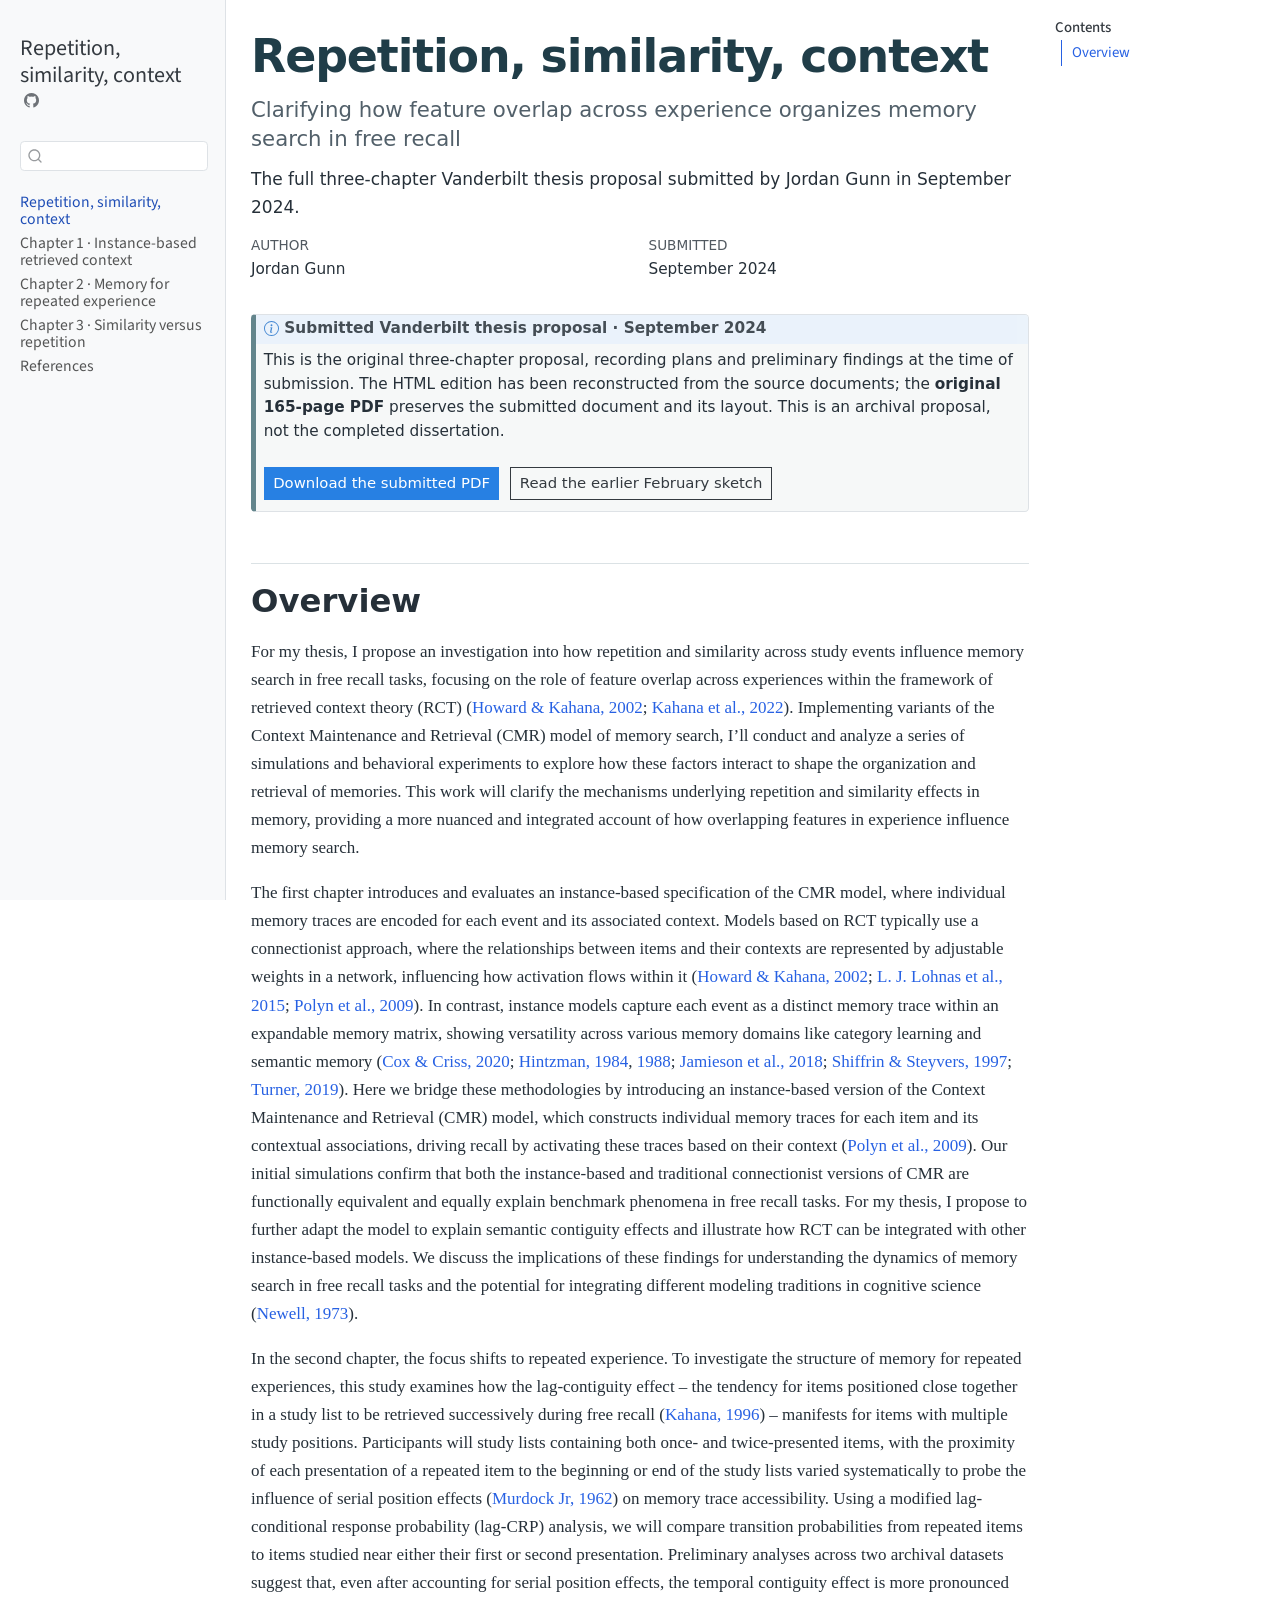
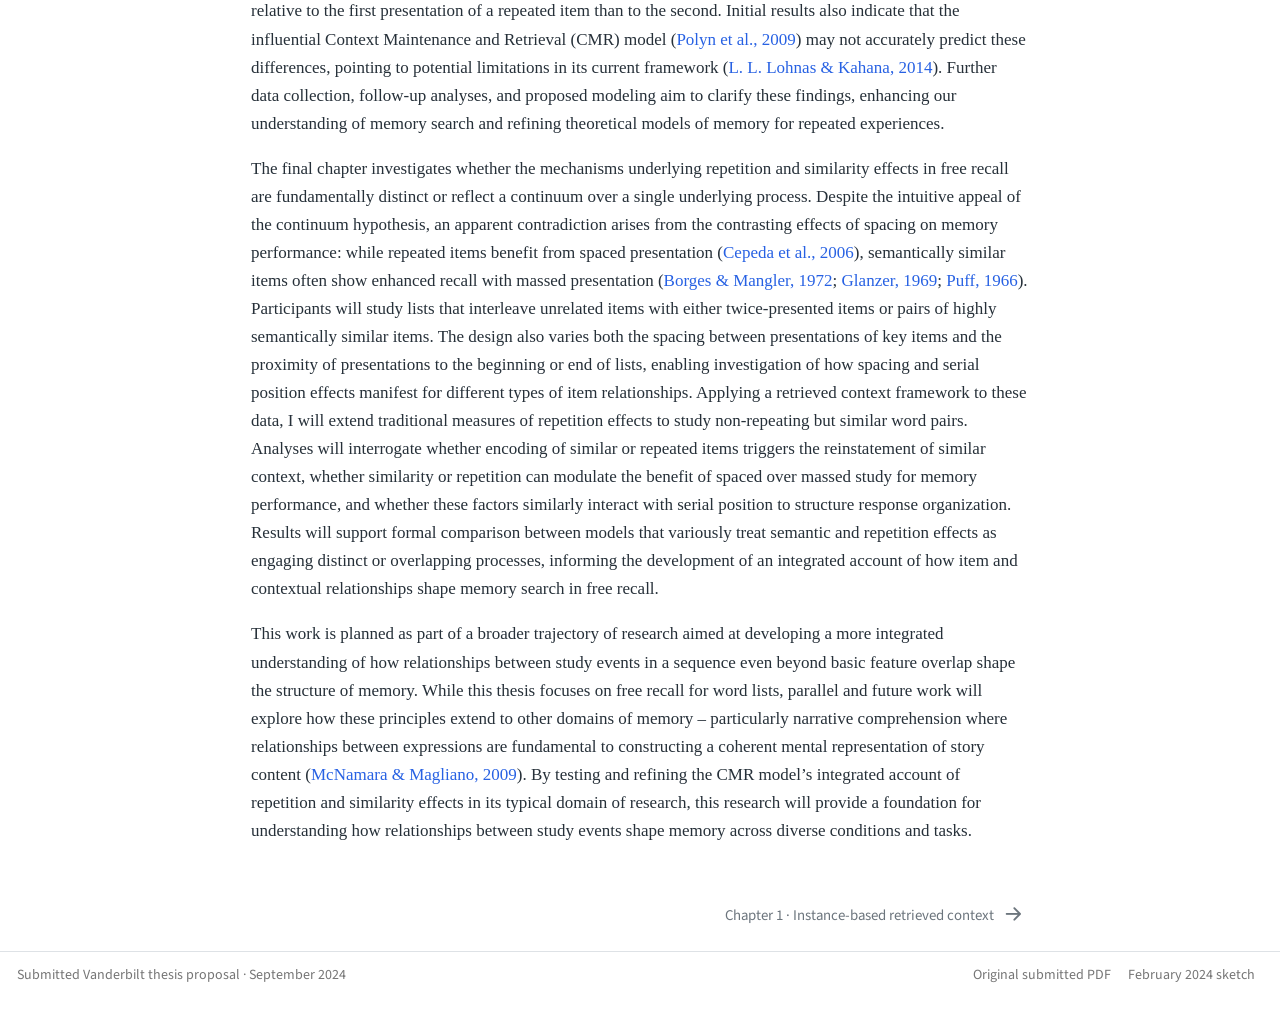
<file: docs/index.html>
<!DOCTYPE html>
<html xmlns="http://www.w3.org/1999/xhtml" lang="en" xml:lang="en"><head>

<meta charset="utf-8">
<meta name="generator" content="quarto-1.8.27">

<meta name="viewport" content="width=device-width, initial-scale=1.0, user-scalable=yes">

<meta name="author" content="Jordan Gunn">
<meta name="description" content="The full three-chapter Vanderbilt thesis proposal submitted by Jordan Gunn in September 2024.">

<title>Repetition, similarity, context</title>
<style>
code{white-space: pre-wrap;}
span.smallcaps{font-variant: small-caps;}
div.columns{display: flex; gap: min(4vw, 1.5em);}
div.column{flex: auto; overflow-x: auto;}
div.hanging-indent{margin-left: 1.5em; text-indent: -1.5em;}
ul.task-list{list-style: none;}
ul.task-list li input[type="checkbox"] {
  width: 0.8em;
  margin: 0 0.8em 0.2em -1em; /* quarto-specific, see https://github.com/quarto-dev/quarto-cli/issues/4556 */ 
  vertical-align: middle;
}
/* CSS for citations */
div.csl-bib-body { }
div.csl-entry {
  clear: both;
  margin-bottom: 0em;
}
.hanging-indent div.csl-entry {
  margin-left:2em;
  text-indent:-2em;
}
div.csl-left-margin {
  min-width:2em;
  float:left;
}
div.csl-right-inline {
  margin-left:2em;
  padding-left:1em;
}
div.csl-indent {
  margin-left: 2em;
}</style>


<script src="site_libs/quarto-nav/quarto-nav.js"></script>
<script src="site_libs/quarto-nav/headroom.min.js"></script>
<script src="site_libs/clipboard/clipboard.min.js"></script>
<script src="site_libs/quarto-search/autocomplete.umd.js"></script>
<script src="site_libs/quarto-search/fuse.min.js"></script>
<script src="site_libs/quarto-search/quarto-search.js"></script>
<meta name="quarto:offset" content="./">
<link href="./chapter-1-instance-cmr.html" rel="next">
<script src="site_libs/quarto-html/quarto.js" type="module"></script>
<script src="site_libs/quarto-html/tabsets/tabsets.js" type="module"></script>
<script src="site_libs/quarto-html/axe/axe-check.js" type="module"></script>
<script src="site_libs/quarto-html/popper.min.js"></script>
<script src="site_libs/quarto-html/tippy.umd.min.js"></script>
<script src="site_libs/quarto-html/anchor.min.js"></script>
<link href="site_libs/quarto-html/tippy.css" rel="stylesheet">
<link href="site_libs/quarto-html/quarto-syntax-highlighting-ed96de9b727972fe78a7b5d16c58bf87.css" rel="stylesheet" id="quarto-text-highlighting-styles">
<script src="site_libs/bootstrap/bootstrap.min.js"></script>
<link href="site_libs/bootstrap/bootstrap-icons.css" rel="stylesheet">
<link href="site_libs/bootstrap/bootstrap-78bee2d806beac2983b8ac5cd5a955e8.min.css" rel="stylesheet" append-hash="true" id="quarto-bootstrap" data-mode="light">
<script id="quarto-search-options" type="application/json">{
  "location": "sidebar",
  "copy-button": false,
  "collapse-after": 3,
  "panel-placement": "start",
  "type": "textbox",
  "limit": 50,
  "keyboard-shortcut": [
    "f",
    "/",
    "s"
  ],
  "show-item-context": false,
  "language": {
    "search-no-results-text": "No results",
    "search-matching-documents-text": "matching documents",
    "search-copy-link-title": "Copy link to search",
    "search-hide-matches-text": "Hide additional matches",
    "search-more-match-text": "more match in this document",
    "search-more-matches-text": "more matches in this document",
    "search-clear-button-title": "Clear",
    "search-text-placeholder": "",
    "search-detached-cancel-button-title": "Cancel",
    "search-submit-button-title": "Submit",
    "search-label": "Search"
  }
}</script>


<link rel="stylesheet" href="styles.css">
</head>

<body class="nav-sidebar docked quarto-light">

<div id="quarto-search-results"></div>
  <header id="quarto-header" class="headroom fixed-top">
  <nav class="quarto-secondary-nav">
    <div class="container-fluid d-flex">
      <button type="button" class="quarto-btn-toggle btn" data-bs-toggle="collapse" role="button" data-bs-target=".quarto-sidebar-collapse-item" aria-controls="quarto-sidebar" aria-expanded="false" aria-label="Toggle sidebar navigation" onclick="if (window.quartoToggleHeadroom) { window.quartoToggleHeadroom(); }">
        <i class="bi bi-layout-text-sidebar-reverse"></i>
      </button>
        <nav class="quarto-page-breadcrumbs" aria-label="breadcrumb"><ol class="breadcrumb"><li class="breadcrumb-item"><a href="./index.html"><span class="chapter-title">Repetition, similarity, context</span></a></li></ol></nav>
        <a class="flex-grow-1" role="navigation" data-bs-toggle="collapse" data-bs-target=".quarto-sidebar-collapse-item" aria-controls="quarto-sidebar" aria-expanded="false" aria-label="Toggle sidebar navigation" onclick="if (window.quartoToggleHeadroom) { window.quartoToggleHeadroom(); }">      
        </a>
      <button type="button" class="btn quarto-search-button" aria-label="Search" onclick="window.quartoOpenSearch();">
        <i class="bi bi-search"></i>
      </button>
    </div>
  </nav>
</header>
<!-- content -->
<div id="quarto-content" class="quarto-container page-columns page-rows-contents page-layout-article">
<!-- sidebar -->
  <nav id="quarto-sidebar" class="sidebar collapse collapse-horizontal quarto-sidebar-collapse-item sidebar-navigation docked overflow-auto">
    <div class="pt-lg-2 mt-2 text-left sidebar-header">
    <div class="sidebar-title mb-0 py-0">
      <a href="./">Repetition, similarity, context</a> 
        <div class="sidebar-tools-main">
    <a href="https://github.com/githubpsyche/vanderbilt-thesis-proposal-2024" title="Source Code" class="quarto-navigation-tool px-1" aria-label="Source Code"><i class="bi bi-github"></i></a>
</div>
    </div>
      </div>
        <div class="mt-2 flex-shrink-0 align-items-center">
        <div class="sidebar-search">
        <div id="quarto-search" class="" title="Search"></div>
        </div>
        </div>
    <div class="sidebar-menu-container"> 
    <ul class="list-unstyled mt-1">
        <li class="sidebar-item">
  <div class="sidebar-item-container"> 
  <a href="./index.html" class="sidebar-item-text sidebar-link active"><span class="chapter-title">Repetition, similarity, context</span></a>
  </div>
</li>
        <li class="sidebar-item">
  <div class="sidebar-item-container"> 
  <a href="./chapter-1-instance-cmr.html" class="sidebar-item-text sidebar-link"><span class="chapter-title">Chapter 1 · Instance-based retrieved context</span></a>
  </div>
</li>
        <li class="sidebar-item">
  <div class="sidebar-item-container"> 
  <a href="./chapter-2-repetition.html" class="sidebar-item-text sidebar-link"><span class="chapter-title">Chapter 2 · Memory for repeated experience</span></a>
  </div>
</li>
        <li class="sidebar-item">
  <div class="sidebar-item-container"> 
  <a href="./chapter-3-semantic-similarity.html" class="sidebar-item-text sidebar-link"><span class="chapter-title">Chapter 3 · Similarity versus repetition</span></a>
  </div>
</li>
        <li class="sidebar-item">
  <div class="sidebar-item-container"> 
  <a href="./references.html" class="sidebar-item-text sidebar-link">
 <span class="menu-text">References</span></a>
  </div>
</li>
    </ul>
    </div>
</nav>
<div id="quarto-sidebar-glass" class="quarto-sidebar-collapse-item" data-bs-toggle="collapse" data-bs-target=".quarto-sidebar-collapse-item"></div>
<!-- margin-sidebar -->
    <div id="quarto-margin-sidebar" class="sidebar margin-sidebar">
        <nav id="TOC" role="doc-toc" class="toc-active">
    <h2 id="toc-title">Contents</h2>
   
  <ul class="collapse">
  <li><a href="#overview" id="toc-overview" class="nav-link active" data-scroll-target="#overview">Overview</a></li>
  </ul>
</nav>
    </div>
<!-- main -->
<main class="content" id="quarto-document-content">

<header id="title-block-header" class="quarto-title-block default">
<div class="quarto-title">
<h1 class="title">Repetition, similarity, context</h1>
<p class="subtitle lead">Clarifying how feature overlap across experience organizes memory search in free recall</p>
</div>

<div>
  <div class="description">
    The full three-chapter Vanderbilt thesis proposal submitted by Jordan Gunn in September 2024.
  </div>
</div>


<div class="quarto-title-meta">

    <div>
    <div class="quarto-title-meta-heading">Author</div>
    <div class="quarto-title-meta-contents">
             <p>Jordan Gunn </p>
          </div>
  </div>
    
    <div>
    <div class="quarto-title-meta-heading">Submitted</div>
    <div class="quarto-title-meta-contents">
      <p class="date">September 2024</p>
    </div>
  </div>
  
    
  </div>
  


</header>


<div class="callout callout-style-default callout-note callout-titled" title="Submitted Vanderbilt thesis proposal · September 2024">
<div class="callout-header d-flex align-content-center">
<div class="callout-icon-container">
<i class="callout-icon"></i>
</div>
<div class="callout-title-container flex-fill">
<span class="screen-reader-only">Note</span>Submitted Vanderbilt thesis proposal · September 2024
</div>
</div>
<div class="callout-body-container callout-body">
<p>This is the original three-chapter proposal, recording plans and preliminary findings at the time of submission. The HTML edition has been reconstructed from the source documents; the <strong>original 165-page PDF</strong> preserves the submitted document and its layout. This is an archival proposal, not the completed dissertation.</p>
<p><a href="Jordan_Gunn_Proposal.pdf" class="btn btn-primary btn-sm">Download the submitted PDF</a> <a href="https://githubpsyche.github.io/narrative-memory-proposal/" class="btn btn-outline-secondary btn-sm">Read the earlier February sketch</a></p>
</div>
</div>
<section id="overview" class="level1">
<h1>Overview</h1>
<p>For my thesis, I propose an investigation into how repetition and similarity across study events influence memory search in free recall tasks, focusing on the role of feature overlap across experiences within the framework of retrieved context theory (RCT) <span class="citation" data-cites="howard2002distributed kahana2022laws">(<a href="references.html#ref-howard2002distributed" role="doc-biblioref">Howard &amp; Kahana, 2002</a>; <a href="references.html#ref-kahana2022laws" role="doc-biblioref">Kahana et al., 2022</a>)</span>. Implementing variants of the Context Maintenance and Retrieval (CMR) model of memory search, I’ll conduct and analyze a series of simulations and behavioral experiments to explore how these factors interact to shape the organization and retrieval of memories. This work will clarify the mechanisms underlying repetition and similarity effects in memory, providing a more nuanced and integrated account of how overlapping features in experience influence memory search.</p>
<p>The first chapter introduces and evaluates an instance-based specification of the CMR model, where individual memory traces are encoded for each event and its associated context. Models based on RCT typically use a connectionist approach, where the relationships between items and their contexts are represented by adjustable weights in a network, influencing how activation flows within it <span class="citation" data-cites="howard2002distributed polyn2009context lohnas2015expanding">(<a href="references.html#ref-howard2002distributed" role="doc-biblioref">Howard &amp; Kahana, 2002</a>; <a href="references.html#ref-lohnas2015expanding" role="doc-biblioref">L. J. Lohnas et al., 2015</a>; <a href="references.html#ref-polyn2009context" role="doc-biblioref">Polyn et al., 2009</a>)</span>. In contrast, instance models capture each event as a distinct memory trace within an expandable memory matrix, showing versatility across various memory domains like category learning and semantic memory <span class="citation" data-cites="hintzman1984minerva turner2019toward cox2020similarity hintzman1988judgments jamieson2018instance shiffrin1997model">(<a href="references.html#ref-cox2020similarity" role="doc-biblioref">Cox &amp; Criss, 2020</a>; <a href="references.html#ref-hintzman1984minerva" role="doc-biblioref">Hintzman, 1984</a>, <a href="references.html#ref-hintzman1988judgments" role="doc-biblioref">1988</a>; <a href="references.html#ref-jamieson2018instance" role="doc-biblioref">Jamieson et al., 2018</a>; <a href="references.html#ref-shiffrin1997model" role="doc-biblioref">Shiffrin &amp; Steyvers, 1997</a>; <a href="references.html#ref-turner2019toward" role="doc-biblioref">Turner, 2019</a>)</span>. Here we bridge these methodologies by introducing an instance-based version of the Context Maintenance and Retrieval (CMR) model, which constructs individual memory traces for each item and its contextual associations, driving recall by activating these traces based on their context <span class="citation" data-cites="polyn2009context">(<a href="references.html#ref-polyn2009context" role="doc-biblioref">Polyn et al., 2009</a>)</span>. Our initial simulations confirm that both the instance-based and traditional connectionist versions of CMR are functionally equivalent and equally explain benchmark phenomena in free recall tasks. For my thesis, I propose to further adapt the model to explain semantic contiguity effects and illustrate how RCT can be integrated with other instance-based models. We discuss the implications of these findings for understanding the dynamics of memory search in free recall tasks and the potential for integrating different modeling traditions in cognitive science <span class="citation" data-cites="newell1973you">(<a href="references.html#ref-newell1973you" role="doc-biblioref">Newell, 1973</a>)</span>.</p>
<p>In the second chapter, the focus shifts to repeated experience. To investigate the structure of memory for repeated experiences, this study examines how the lag-contiguity effect – the tendency for items positioned close together in a study list to be retrieved successively during free recall <span class="citation" data-cites="kahana1996associative">(<a href="references.html#ref-kahana1996associative" role="doc-biblioref">Kahana, 1996</a>)</span> – manifests for items with multiple study positions. Participants will study lists containing both once- and twice-presented items, with the proximity of each presentation of a repeated item to the beginning or end of the study lists varied systematically to probe the influence of serial position effects <span class="citation" data-cites="murdock1962serial">(<a href="references.html#ref-murdock1962serial" role="doc-biblioref">Murdock Jr, 1962</a>)</span> on memory trace accessibility. Using a modified lag-conditional response probability (lag-CRP) analysis, we will compare transition probabilities from repeated items to items studied near either their first or second presentation. Preliminary analyses across two archival datasets suggest that, even after accounting for serial position effects, the temporal contiguity effect is more pronounced relative to the first presentation of a repeated item than to the second. Initial results also indicate that the influential Context Maintenance and Retrieval (CMR) model <span class="citation" data-cites="polyn2009context">(<a href="references.html#ref-polyn2009context" role="doc-biblioref">Polyn et al., 2009</a>)</span> may not accurately predict these differences, pointing to potential limitations in its current framework <span class="citation" data-cites="lohnas2014retrieved">(<a href="references.html#ref-lohnas2014retrieved" role="doc-biblioref">L. L. Lohnas &amp; Kahana, 2014</a>)</span>. Further data collection, follow-up analyses, and proposed modeling aim to clarify these findings, enhancing our understanding of memory search and refining theoretical models of memory for repeated experiences.</p>
<p>The final chapter investigates whether the mechanisms underlying repetition and similarity effects in free recall are fundamentally distinct or reflect a continuum over a single underlying process. Despite the intuitive appeal of the continuum hypothesis, an apparent contradiction arises from the contrasting effects of spacing on memory performance: while repeated items benefit from spaced presentation <span class="citation" data-cites="cepeda2006distributed">(<a href="references.html#ref-cepeda2006distributed" role="doc-biblioref">Cepeda et al., 2006</a>)</span>, semantically similar items often show enhanced recall with massed presentation <span class="citation" data-cites="puff1966clustering glanzer1969distance borges1972effect">(<a href="references.html#ref-borges1972effect" role="doc-biblioref">Borges &amp; Mangler, 1972</a>; <a href="references.html#ref-glanzer1969distance" role="doc-biblioref">Glanzer, 1969</a>; <a href="references.html#ref-puff1966clustering" role="doc-biblioref">Puff, 1966</a>)</span>. Participants will study lists that interleave unrelated items with either twice-presented items or pairs of highly semantically similar items. The design also varies both the spacing between presentations of key items and the proximity of presentations to the beginning or end of lists, enabling investigation of how spacing and serial position effects manifest for different types of item relationships. Applying a retrieved context framework to these data, I will extend traditional measures of repetition effects to study non-repeating but similar word pairs. Analyses will interrogate whether encoding of similar or repeated items triggers the reinstatement of similar context, whether similarity or repetition can modulate the benefit of spaced over massed study for memory performance, and whether these factors similarly interact with serial position to structure response organization. Results will support formal comparison between models that variously treat semantic and repetition effects as engaging distinct or overlapping processes, informing the development of an integrated account of how item and contextual relationships shape memory search in free recall.</p>
<p>This work is planned as part of a broader trajectory of research aimed at developing a more integrated understanding of how relationships between study events in a sequence even beyond basic feature overlap shape the structure of memory. While this thesis focuses on free recall for word lists, parallel and future work will explore how these principles extend to other domains of memory – particularly narrative comprehension where relationships between expressions are fundamental to constructing a coherent mental representation of story content <span class="citation" data-cites="mcnamara2009toward">(<a href="references.html#ref-mcnamara2009toward" role="doc-biblioref">McNamara &amp; Magliano, 2009</a>)</span>. By testing and refining the CMR model’s integrated account of repetition and similarity effects in its typical domain of research, this research will provide a foundation for understanding how relationships between study events shape memory across diverse conditions and tasks.</p>


<div id="refs" class="references csl-bib-body hanging-indent" data-entry-spacing="0" data-line-spacing="2" role="list" style="display: none">
<div id="ref-borges1972effect" class="csl-entry" role="listitem">
Borges, M. A., &amp; Mangler, G. (1972). Effect of within-category spacing on free recall. <em>Journal of Experimental Psychology</em>, <em>92</em>(2), 207.
</div>
<div id="ref-cepeda2006distributed" class="csl-entry" role="listitem">
Cepeda, N. J., Pashler, H., Vul, E., Wixted, J. T., &amp; Rohrer, D. (2006). Distributed practice in verbal recall tasks: <span>A</span> review and quantitative synthesis. <em>Psychological Bulletin</em>, <em>132</em>(3), 354.
</div>
<div id="ref-cox2020similarity" class="csl-entry" role="listitem">
Cox, G. E., &amp; Criss, A. H. (2020). Similarity leads to correlated processing: <span>A</span> dynamic model of encoding and recognition of episodic associations. <em>Psychological Review</em>, <em>127</em>(5), 792.
</div>
<div id="ref-glanzer1969distance" class="csl-entry" role="listitem">
Glanzer, M. (1969). Distance between related words in free recall: <span>Trace</span> of the <span>STS</span>. <em>Journal of Verbal Learning and Verbal Behavior</em>, <em>8</em>(1), 105–111.
</div>
<div id="ref-hintzman1984minerva" class="csl-entry" role="listitem">
Hintzman, D. L. (1984). MINERVA 2: <span>A</span> simulation model of human memory. <em>Behavior Research Methods, Instruments, &amp; Computers</em>, <em>16</em>(2), 96–101.
</div>
<div id="ref-hintzman1988judgments" class="csl-entry" role="listitem">
Hintzman, D. L. (1988). Judgments of frequency and recognition memory in a multiple-trace memory model. <em>Psychological Review</em>, <em>95</em>(4), 528.
</div>
<div id="ref-howard2002distributed" class="csl-entry" role="listitem">
Howard, M. W., &amp; Kahana, M. J. (2002). A distributed representation of temporal context. <em>Journal of Mathematical Psychology</em>, <em>46</em>(3), 269–299.
</div>
<div id="ref-jamieson2018instance" class="csl-entry" role="listitem">
Jamieson, R. K., Avery, J. E., Johns, B. T., &amp; Jones, M. N. (2018). An instance theory of semantic memory. <em>Computational Brain &amp; Behavior</em>, <em>1</em>, 119–136.
</div>
<div id="ref-kahana1996associative" class="csl-entry" role="listitem">
Kahana, M. J. (1996). Associative retrieval processes in free recall. <em>Memory &amp; Cognition</em>, <em>24</em>(1), 103–109.
</div>
<div id="ref-kahana2022laws" class="csl-entry" role="listitem">
Kahana, M. J., Diamond, N. B., &amp; Aka, A. (2022). <em>Laws of human memory</em>.
</div>
<div id="ref-lohnas2015expanding" class="csl-entry" role="listitem">
Lohnas, L. J., Polyn, S. M., &amp; Kahana, M. J. (2015). Expanding the scope of memory search: <span>Modeling</span> intralist and interlist effects in free recall. <em>Psychological Review</em>, <em>122</em>(2), 337.
</div>
<div id="ref-lohnas2014retrieved" class="csl-entry" role="listitem">
Lohnas, L. L., &amp; Kahana, M. J. (2014). A retrieved context account of spacing and repetition effects in free recall. <em>Journal of Experimental Psychology: Learning, Memory, and Cognition</em>, <em>40</em>(3), 755.
</div>
<div id="ref-mcnamara2009toward" class="csl-entry" role="listitem">
McNamara, D. S., &amp; Magliano, J. (2009). Toward a comprehensive model of comprehension. <em>Psychology of Learning and Motivation</em>, <em>51</em>, 297–384.
</div>
<div id="ref-murdock1962serial" class="csl-entry" role="listitem">
Murdock Jr, B. B. (1962). The serial position effect of free recall. <em>Journal of Experimental Psychology</em>, <em>64</em>(5), 482.
</div>
<div id="ref-newell1973you" class="csl-entry" role="listitem">
Newell, A. (1973). You can’t play 20 questions with nature and win: <span>Projective</span> comments on the papers of this symposium. In <em>Machine intelligence</em> (pp. 121–146). Routledge.
</div>
<div id="ref-polyn2009context" class="csl-entry" role="listitem">
Polyn, S. M., Norman, K. A., &amp; Kahana, M. J. (2009). A context maintenance and retrieval model of organizational processes in free recall. <em>Psychological Review</em>, <em>116</em>(1), 129.
</div>
<div id="ref-puff1966clustering" class="csl-entry" role="listitem">
Puff, C. R. (1966). Clustering as a function of the sequential organization of stimulus word lists. <em>Journal of Verbal Learning and Verbal Behavior</em>, <em>5</em>(6), 503–506.
</div>
<div id="ref-shiffrin1997model" class="csl-entry" role="listitem">
Shiffrin, R. M., &amp; Steyvers, M. (1997). A model for recognition memory: <span class="nocase">REM—retrieving</span> effectively from memory. <em>Psychonomic Bulletin &amp; Review</em>, <em>4</em>, 145–166.
</div>
<div id="ref-turner2019toward" class="csl-entry" role="listitem">
Turner, B. M. (2019). Toward a common representational framework for adaptation. <em>Psychological Review</em>, <em>126</em>(5), 660.
</div>
</div>
</section>

</main> <!-- /main -->
<script id="quarto-html-after-body" type="application/javascript">
  window.document.addEventListener("DOMContentLoaded", function (event) {
    const icon = "";
    const anchorJS = new window.AnchorJS();
    anchorJS.options = {
      placement: 'right',
      icon: icon
    };
    anchorJS.add('.anchored');
    const isCodeAnnotation = (el) => {
      for (const clz of el.classList) {
        if (clz.startsWith('code-annotation-')) {                     
          return true;
        }
      }
      return false;
    }
    const onCopySuccess = function(e) {
      // button target
      const button = e.trigger;
      // don't keep focus
      button.blur();
      // flash "checked"
      button.classList.add('code-copy-button-checked');
      var currentTitle = button.getAttribute("title");
      button.setAttribute("title", "Copied!");
      let tooltip;
      if (window.bootstrap) {
        button.setAttribute("data-bs-toggle", "tooltip");
        button.setAttribute("data-bs-placement", "left");
        button.setAttribute("data-bs-title", "Copied!");
        tooltip = new bootstrap.Tooltip(button, 
          { trigger: "manual", 
            customClass: "code-copy-button-tooltip",
            offset: [0, -8]});
        tooltip.show();    
      }
      setTimeout(function() {
        if (tooltip) {
          tooltip.hide();
          button.removeAttribute("data-bs-title");
          button.removeAttribute("data-bs-toggle");
          button.removeAttribute("data-bs-placement");
        }
        button.setAttribute("title", currentTitle);
        button.classList.remove('code-copy-button-checked');
      }, 1000);
      // clear code selection
      e.clearSelection();
    }
    const getTextToCopy = function(trigger) {
      const outerScaffold = trigger.parentElement.cloneNode(true);
      const codeEl = outerScaffold.querySelector('code');
      for (const childEl of codeEl.children) {
        if (isCodeAnnotation(childEl)) {
          childEl.remove();
        }
      }
      return codeEl.innerText;
    }
    const clipboard = new window.ClipboardJS('.code-copy-button:not([data-in-quarto-modal])', {
      text: getTextToCopy
    });
    clipboard.on('success', onCopySuccess);
    if (window.document.getElementById('quarto-embedded-source-code-modal')) {
      const clipboardModal = new window.ClipboardJS('.code-copy-button[data-in-quarto-modal]', {
        text: getTextToCopy,
        container: window.document.getElementById('quarto-embedded-source-code-modal')
      });
      clipboardModal.on('success', onCopySuccess);
    }
      var localhostRegex = new RegExp(/^(?:http|https):\/\/localhost\:?[0-9]*\//);
      var mailtoRegex = new RegExp(/^mailto:/);
        var filterRegex = new RegExp("https:\/\/githubpsyche\.github\.io\/vanderbilt-thesis-proposal-2024\/");
      var isInternal = (href) => {
          return filterRegex.test(href) || localhostRegex.test(href) || mailtoRegex.test(href);
      }
      // Inspect non-navigation links and adorn them if external
     var links = window.document.querySelectorAll('a[href]:not(.nav-link):not(.navbar-brand):not(.toc-action):not(.sidebar-link):not(.sidebar-item-toggle):not(.pagination-link):not(.no-external):not([aria-hidden]):not(.dropdown-item):not(.quarto-navigation-tool):not(.about-link)');
      for (var i=0; i<links.length; i++) {
        const link = links[i];
        if (!isInternal(link.href)) {
          // undo the damage that might have been done by quarto-nav.js in the case of
          // links that we want to consider external
          if (link.dataset.originalHref !== undefined) {
            link.href = link.dataset.originalHref;
          }
            // target, if specified
            link.setAttribute("target", "_blank");
            if (link.getAttribute("rel") === null) {
              link.setAttribute("rel", "noopener");
            }
        }
      }
    function tippyHover(el, contentFn, onTriggerFn, onUntriggerFn) {
      const config = {
        allowHTML: true,
        maxWidth: 500,
        delay: 100,
        arrow: false,
        appendTo: function(el) {
            return el.parentElement;
        },
        interactive: true,
        interactiveBorder: 10,
        theme: 'quarto',
        placement: 'bottom-start',
      };
      if (contentFn) {
        config.content = contentFn;
      }
      if (onTriggerFn) {
        config.onTrigger = onTriggerFn;
      }
      if (onUntriggerFn) {
        config.onUntrigger = onUntriggerFn;
      }
      window.tippy(el, config); 
    }
    const noterefs = window.document.querySelectorAll('a[role="doc-noteref"]');
    for (var i=0; i<noterefs.length; i++) {
      const ref = noterefs[i];
      tippyHover(ref, function() {
        // use id or data attribute instead here
        let href = ref.getAttribute('data-footnote-href') || ref.getAttribute('href');
        try { href = new URL(href).hash; } catch {}
        const id = href.replace(/^#\/?/, "");
        const note = window.document.getElementById(id);
        if (note) {
          return note.innerHTML;
        } else {
          return "";
        }
      });
    }
    const xrefs = window.document.querySelectorAll('a.quarto-xref');
    const processXRef = (id, note) => {
      // Strip column container classes
      const stripColumnClz = (el) => {
        el.classList.remove("page-full", "page-columns");
        if (el.children) {
          for (const child of el.children) {
            stripColumnClz(child);
          }
        }
      }
      stripColumnClz(note)
      if (id === null || id.startsWith('sec-')) {
        // Special case sections, only their first couple elements
        const container = document.createElement("div");
        if (note.children && note.children.length > 2) {
          container.appendChild(note.children[0].cloneNode(true));
          for (let i = 1; i < note.children.length; i++) {
            const child = note.children[i];
            if (child.tagName === "P" && child.innerText === "") {
              continue;
            } else {
              container.appendChild(child.cloneNode(true));
              break;
            }
          }
          if (window.Quarto?.typesetMath) {
            window.Quarto.typesetMath(container);
          }
          return container.innerHTML
        } else {
          if (window.Quarto?.typesetMath) {
            window.Quarto.typesetMath(note);
          }
          return note.innerHTML;
        }
      } else {
        // Remove any anchor links if they are present
        const anchorLink = note.querySelector('a.anchorjs-link');
        if (anchorLink) {
          anchorLink.remove();
        }
        if (window.Quarto?.typesetMath) {
          window.Quarto.typesetMath(note);
        }
        if (note.classList.contains("callout")) {
          return note.outerHTML;
        } else {
          return note.innerHTML;
        }
      }
    }
    for (var i=0; i<xrefs.length; i++) {
      const xref = xrefs[i];
      tippyHover(xref, undefined, function(instance) {
        instance.disable();
        let url = xref.getAttribute('href');
        let hash = undefined; 
        if (url.startsWith('#')) {
          hash = url;
        } else {
          try { hash = new URL(url).hash; } catch {}
        }
        if (hash) {
          const id = hash.replace(/^#\/?/, "");
          const note = window.document.getElementById(id);
          if (note !== null) {
            try {
              const html = processXRef(id, note.cloneNode(true));
              instance.setContent(html);
            } finally {
              instance.enable();
              instance.show();
            }
          } else {
            // See if we can fetch this
            fetch(url.split('#')[0])
            .then(res => res.text())
            .then(html => {
              const parser = new DOMParser();
              const htmlDoc = parser.parseFromString(html, "text/html");
              const note = htmlDoc.getElementById(id);
              if (note !== null) {
                const html = processXRef(id, note);
                instance.setContent(html);
              } 
            }).finally(() => {
              instance.enable();
              instance.show();
            });
          }
        } else {
          // See if we can fetch a full url (with no hash to target)
          // This is a special case and we should probably do some content thinning / targeting
          fetch(url)
          .then(res => res.text())
          .then(html => {
            const parser = new DOMParser();
            const htmlDoc = parser.parseFromString(html, "text/html");
            const note = htmlDoc.querySelector('main.content');
            if (note !== null) {
              // This should only happen for chapter cross references
              // (since there is no id in the URL)
              // remove the first header
              if (note.children.length > 0 && note.children[0].tagName === "HEADER") {
                note.children[0].remove();
              }
              const html = processXRef(null, note);
              instance.setContent(html);
            } 
          }).finally(() => {
            instance.enable();
            instance.show();
          });
        }
      }, function(instance) {
      });
    }
        let selectedAnnoteEl;
        const selectorForAnnotation = ( cell, annotation) => {
          let cellAttr = 'data-code-cell="' + cell + '"';
          let lineAttr = 'data-code-annotation="' +  annotation + '"';
          const selector = 'span[' + cellAttr + '][' + lineAttr + ']';
          return selector;
        }
        const selectCodeLines = (annoteEl) => {
          const doc = window.document;
          const targetCell = annoteEl.getAttribute("data-target-cell");
          const targetAnnotation = annoteEl.getAttribute("data-target-annotation");
          const annoteSpan = window.document.querySelector(selectorForAnnotation(targetCell, targetAnnotation));
          const lines = annoteSpan.getAttribute("data-code-lines").split(",");
          const lineIds = lines.map((line) => {
            return targetCell + "-" + line;
          })
          let top = null;
          let height = null;
          let parent = null;
          if (lineIds.length > 0) {
              //compute the position of the single el (top and bottom and make a div)
              const el = window.document.getElementById(lineIds[0]);
              top = el.offsetTop;
              height = el.offsetHeight;
              parent = el.parentElement.parentElement;
            if (lineIds.length > 1) {
              const lastEl = window.document.getElementById(lineIds[lineIds.length - 1]);
              const bottom = lastEl.offsetTop + lastEl.offsetHeight;
              height = bottom - top;
            }
            if (top !== null && height !== null && parent !== null) {
              // cook up a div (if necessary) and position it 
              let div = window.document.getElementById("code-annotation-line-highlight");
              if (div === null) {
                div = window.document.createElement("div");
                div.setAttribute("id", "code-annotation-line-highlight");
                div.style.position = 'absolute';
                parent.appendChild(div);
              }
              div.style.top = top - 2 + "px";
              div.style.height = height + 4 + "px";
              div.style.left = 0;
              let gutterDiv = window.document.getElementById("code-annotation-line-highlight-gutter");
              if (gutterDiv === null) {
                gutterDiv = window.document.createElement("div");
                gutterDiv.setAttribute("id", "code-annotation-line-highlight-gutter");
                gutterDiv.style.position = 'absolute';
                const codeCell = window.document.getElementById(targetCell);
                const gutter = codeCell.querySelector('.code-annotation-gutter');
                gutter.appendChild(gutterDiv);
              }
              gutterDiv.style.top = top - 2 + "px";
              gutterDiv.style.height = height + 4 + "px";
            }
            selectedAnnoteEl = annoteEl;
          }
        };
        const unselectCodeLines = () => {
          const elementsIds = ["code-annotation-line-highlight", "code-annotation-line-highlight-gutter"];
          elementsIds.forEach((elId) => {
            const div = window.document.getElementById(elId);
            if (div) {
              div.remove();
            }
          });
          selectedAnnoteEl = undefined;
        };
          // Handle positioning of the toggle
      window.addEventListener(
        "resize",
        throttle(() => {
          elRect = undefined;
          if (selectedAnnoteEl) {
            selectCodeLines(selectedAnnoteEl);
          }
        }, 10)
      );
      function throttle(fn, ms) {
      let throttle = false;
      let timer;
        return (...args) => {
          if(!throttle) { // first call gets through
              fn.apply(this, args);
              throttle = true;
          } else { // all the others get throttled
              if(timer) clearTimeout(timer); // cancel #2
              timer = setTimeout(() => {
                fn.apply(this, args);
                timer = throttle = false;
              }, ms);
          }
        };
      }
        // Attach click handler to the DT
        const annoteDls = window.document.querySelectorAll('dt[data-target-cell]');
        for (const annoteDlNode of annoteDls) {
          annoteDlNode.addEventListener('click', (event) => {
            const clickedEl = event.target;
            if (clickedEl !== selectedAnnoteEl) {
              unselectCodeLines();
              const activeEl = window.document.querySelector('dt[data-target-cell].code-annotation-active');
              if (activeEl) {
                activeEl.classList.remove('code-annotation-active');
              }
              selectCodeLines(clickedEl);
              clickedEl.classList.add('code-annotation-active');
            } else {
              // Unselect the line
              unselectCodeLines();
              clickedEl.classList.remove('code-annotation-active');
            }
          });
        }
    const findCites = (el) => {
      const parentEl = el.parentElement;
      if (parentEl) {
        const cites = parentEl.dataset.cites;
        if (cites) {
          return {
            el,
            cites: cites.split(' ')
          };
        } else {
          return findCites(el.parentElement)
        }
      } else {
        return undefined;
      }
    };
    var bibliorefs = window.document.querySelectorAll('a[role="doc-biblioref"]');
    for (var i=0; i<bibliorefs.length; i++) {
      const ref = bibliorefs[i];
      const citeInfo = findCites(ref);
      if (citeInfo) {
        tippyHover(citeInfo.el, function() {
          var popup = window.document.createElement('div');
          citeInfo.cites.forEach(function(cite) {
            var citeDiv = window.document.createElement('div');
            citeDiv.classList.add('hanging-indent');
            citeDiv.classList.add('csl-entry');
            var biblioDiv = window.document.getElementById('ref-' + cite);
            if (biblioDiv) {
              citeDiv.innerHTML = biblioDiv.innerHTML;
            }
            popup.appendChild(citeDiv);
          });
          return popup.innerHTML;
        });
      }
    }
  });
  </script>
<nav class="page-navigation">
  <div class="nav-page nav-page-previous">
  </div>
  <div class="nav-page nav-page-next">
      <a href="./chapter-1-instance-cmr.html" class="pagination-link" aria-label="Chapter 1 · Instance-based retrieved context">
        <span class="nav-page-text"><span class="chapter-title">Chapter 1 · Instance-based retrieved context</span></span> <i class="bi bi-arrow-right-short"></i>
      </a>
  </div>
</nav>
</div> <!-- /content -->
<footer class="footer">
  <div class="nav-footer">
    <div class="nav-footer-left">
<p>Submitted Vanderbilt thesis proposal · September 2024</p>
</div>   
    <div class="nav-footer-center">
      &nbsp;
    </div>
    <div class="nav-footer-right">
      <ul class="footer-items list-unstyled">
    <li class="nav-item">
    <a class="nav-link" href="./Jordan_Gunn_Proposal.pdf">
<p>Original submitted PDF</p>
</a>
  </li>  
    <li class="nav-item">
    <a class="nav-link" href="https://githubpsyche.github.io/narrative-memory-proposal/">
<p>February 2024 sketch</p>
</a>
  </li>  
</ul>
    </div>
  </div>
</footer>




</body></html>
</file>
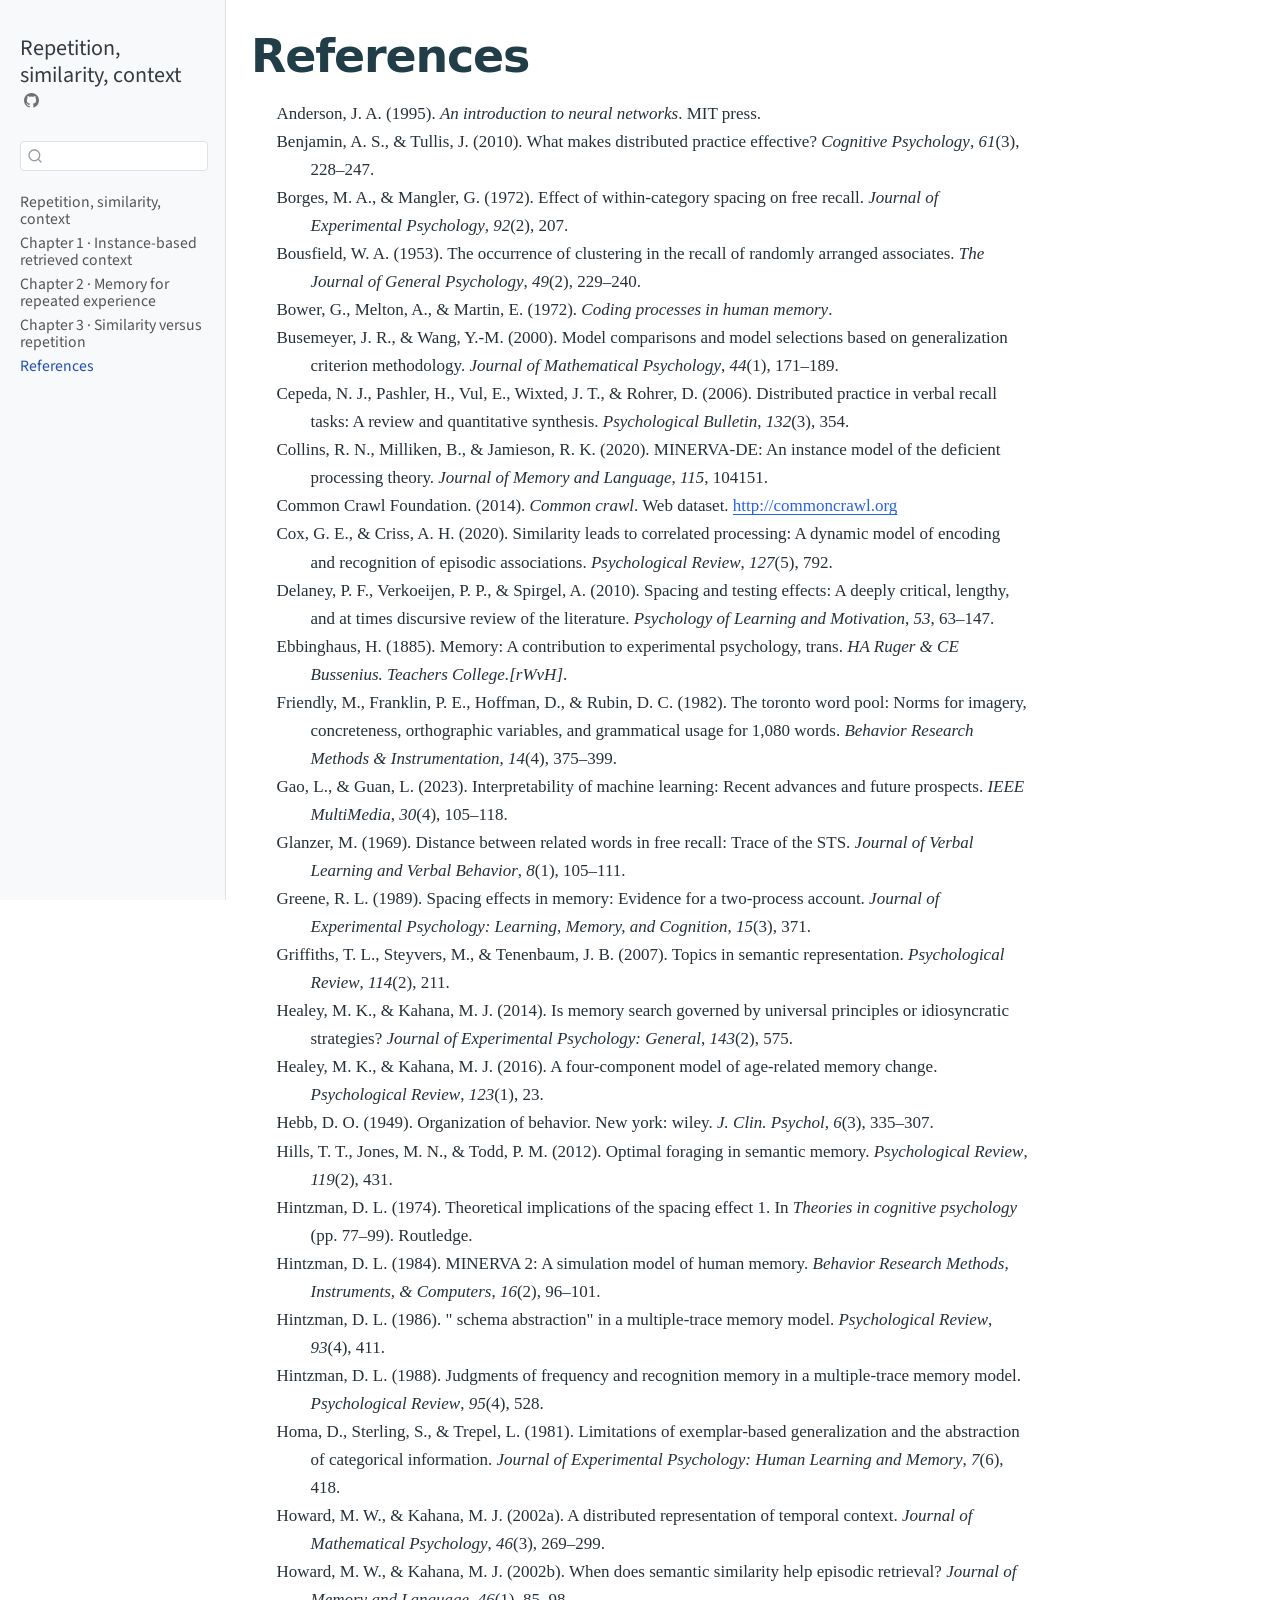
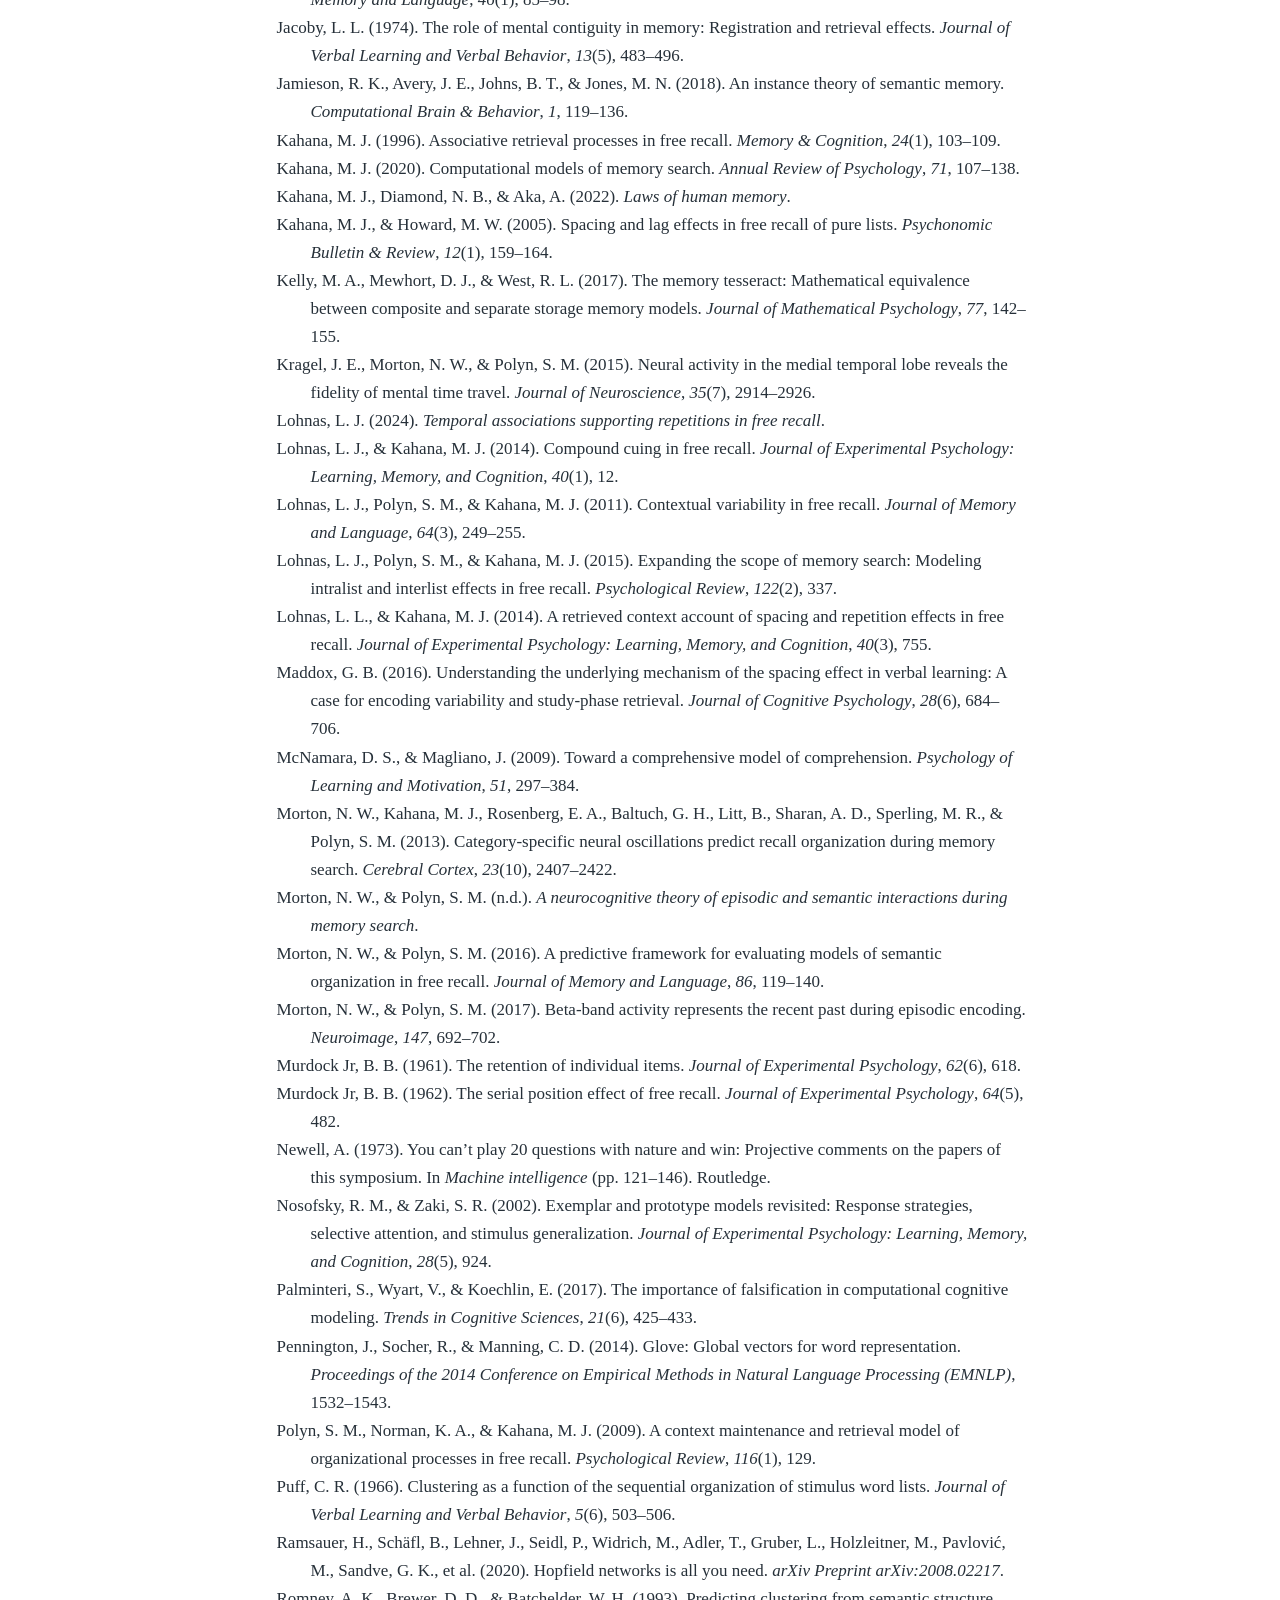
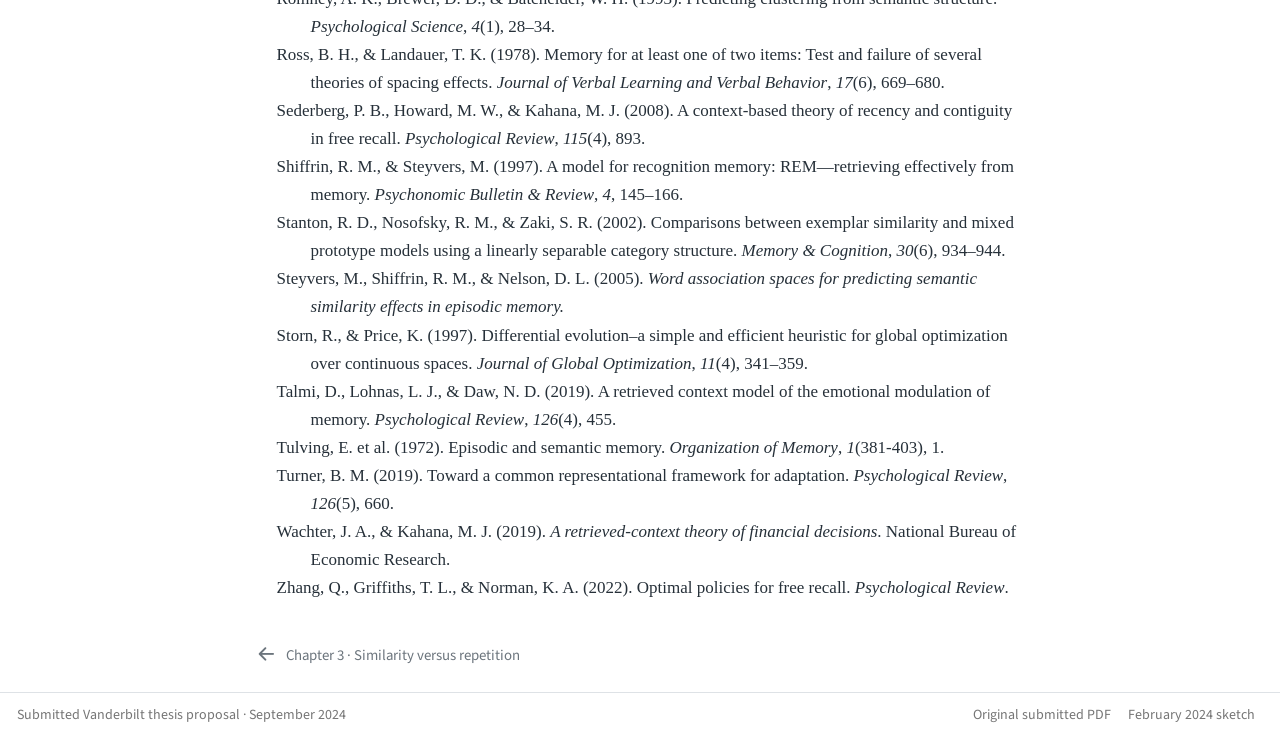
<file: docs/references.html>
<!DOCTYPE html>
<html xmlns="http://www.w3.org/1999/xhtml" lang="en" xml:lang="en"><head>

<meta charset="utf-8">
<meta name="generator" content="quarto-1.8.27">

<meta name="viewport" content="width=device-width, initial-scale=1.0, user-scalable=yes">


<title>References – Repetition, similarity, context</title>
<style>
code{white-space: pre-wrap;}
span.smallcaps{font-variant: small-caps;}
div.columns{display: flex; gap: min(4vw, 1.5em);}
div.column{flex: auto; overflow-x: auto;}
div.hanging-indent{margin-left: 1.5em; text-indent: -1.5em;}
ul.task-list{list-style: none;}
ul.task-list li input[type="checkbox"] {
  width: 0.8em;
  margin: 0 0.8em 0.2em -1em; /* quarto-specific, see https://github.com/quarto-dev/quarto-cli/issues/4556 */ 
  vertical-align: middle;
}
/* CSS for citations */
div.csl-bib-body { }
div.csl-entry {
  clear: both;
}
.hanging-indent div.csl-entry {
  margin-left:2em;
  text-indent:-2em;
}
div.csl-left-margin {
  min-width:2em;
  float:left;
}
div.csl-right-inline {
  margin-left:2em;
  padding-left:1em;
}
div.csl-indent {
  margin-left: 2em;
}</style>


<script src="site_libs/quarto-nav/quarto-nav.js"></script>
<script src="site_libs/quarto-nav/headroom.min.js"></script>
<script src="site_libs/clipboard/clipboard.min.js"></script>
<script src="site_libs/quarto-search/autocomplete.umd.js"></script>
<script src="site_libs/quarto-search/fuse.min.js"></script>
<script src="site_libs/quarto-search/quarto-search.js"></script>
<meta name="quarto:offset" content="./">
<link href="./chapter-3-semantic-similarity.html" rel="prev">
<script src="site_libs/quarto-html/quarto.js" type="module"></script>
<script src="site_libs/quarto-html/tabsets/tabsets.js" type="module"></script>
<script src="site_libs/quarto-html/axe/axe-check.js" type="module"></script>
<script src="site_libs/quarto-html/popper.min.js"></script>
<script src="site_libs/quarto-html/tippy.umd.min.js"></script>
<script src="site_libs/quarto-html/anchor.min.js"></script>
<link href="site_libs/quarto-html/tippy.css" rel="stylesheet">
<link href="site_libs/quarto-html/quarto-syntax-highlighting-ed96de9b727972fe78a7b5d16c58bf87.css" rel="stylesheet" id="quarto-text-highlighting-styles">
<script src="site_libs/bootstrap/bootstrap.min.js"></script>
<link href="site_libs/bootstrap/bootstrap-icons.css" rel="stylesheet">
<link href="site_libs/bootstrap/bootstrap-78bee2d806beac2983b8ac5cd5a955e8.min.css" rel="stylesheet" append-hash="true" id="quarto-bootstrap" data-mode="light">
<script id="quarto-search-options" type="application/json">{
  "location": "sidebar",
  "copy-button": false,
  "collapse-after": 3,
  "panel-placement": "start",
  "type": "textbox",
  "limit": 50,
  "keyboard-shortcut": [
    "f",
    "/",
    "s"
  ],
  "show-item-context": false,
  "language": {
    "search-no-results-text": "No results",
    "search-matching-documents-text": "matching documents",
    "search-copy-link-title": "Copy link to search",
    "search-hide-matches-text": "Hide additional matches",
    "search-more-match-text": "more match in this document",
    "search-more-matches-text": "more matches in this document",
    "search-clear-button-title": "Clear",
    "search-text-placeholder": "",
    "search-detached-cancel-button-title": "Cancel",
    "search-submit-button-title": "Submit",
    "search-label": "Search"
  }
}</script>


<link rel="stylesheet" href="styles.css">
</head>

<body class="nav-sidebar docked quarto-light">

<div id="quarto-search-results"></div>
  <header id="quarto-header" class="headroom fixed-top">
  <nav class="quarto-secondary-nav">
    <div class="container-fluid d-flex">
      <button type="button" class="quarto-btn-toggle btn" data-bs-toggle="collapse" role="button" data-bs-target=".quarto-sidebar-collapse-item" aria-controls="quarto-sidebar" aria-expanded="false" aria-label="Toggle sidebar navigation" onclick="if (window.quartoToggleHeadroom) { window.quartoToggleHeadroom(); }">
        <i class="bi bi-layout-text-sidebar-reverse"></i>
      </button>
        <nav class="quarto-page-breadcrumbs" aria-label="breadcrumb"><ol class="breadcrumb"><li class="breadcrumb-item"><a href="./references.html">References</a></li></ol></nav>
        <a class="flex-grow-1" role="navigation" data-bs-toggle="collapse" data-bs-target=".quarto-sidebar-collapse-item" aria-controls="quarto-sidebar" aria-expanded="false" aria-label="Toggle sidebar navigation" onclick="if (window.quartoToggleHeadroom) { window.quartoToggleHeadroom(); }">      
        </a>
      <button type="button" class="btn quarto-search-button" aria-label="Search" onclick="window.quartoOpenSearch();">
        <i class="bi bi-search"></i>
      </button>
    </div>
  </nav>
</header>
<!-- content -->
<div id="quarto-content" class="quarto-container page-columns page-rows-contents page-layout-article">
<!-- sidebar -->
  <nav id="quarto-sidebar" class="sidebar collapse collapse-horizontal quarto-sidebar-collapse-item sidebar-navigation docked overflow-auto">
    <div class="pt-lg-2 mt-2 text-left sidebar-header">
    <div class="sidebar-title mb-0 py-0">
      <a href="./">Repetition, similarity, context</a> 
        <div class="sidebar-tools-main">
    <a href="https://github.com/githubpsyche/vanderbilt-thesis-proposal-2024" title="Source Code" class="quarto-navigation-tool px-1" aria-label="Source Code"><i class="bi bi-github"></i></a>
</div>
    </div>
      </div>
        <div class="mt-2 flex-shrink-0 align-items-center">
        <div class="sidebar-search">
        <div id="quarto-search" class="" title="Search"></div>
        </div>
        </div>
    <div class="sidebar-menu-container"> 
    <ul class="list-unstyled mt-1">
        <li class="sidebar-item">
  <div class="sidebar-item-container"> 
  <a href="./index.html" class="sidebar-item-text sidebar-link"><span class="chapter-title">Repetition, similarity, context</span></a>
  </div>
</li>
        <li class="sidebar-item">
  <div class="sidebar-item-container"> 
  <a href="./chapter-1-instance-cmr.html" class="sidebar-item-text sidebar-link"><span class="chapter-title">Chapter 1 · Instance-based retrieved context</span></a>
  </div>
</li>
        <li class="sidebar-item">
  <div class="sidebar-item-container"> 
  <a href="./chapter-2-repetition.html" class="sidebar-item-text sidebar-link"><span class="chapter-title">Chapter 2 · Memory for repeated experience</span></a>
  </div>
</li>
        <li class="sidebar-item">
  <div class="sidebar-item-container"> 
  <a href="./chapter-3-semantic-similarity.html" class="sidebar-item-text sidebar-link"><span class="chapter-title">Chapter 3 · Similarity versus repetition</span></a>
  </div>
</li>
        <li class="sidebar-item">
  <div class="sidebar-item-container"> 
  <a href="./references.html" class="sidebar-item-text sidebar-link active">
 <span class="menu-text">References</span></a>
  </div>
</li>
    </ul>
    </div>
</nav>
<div id="quarto-sidebar-glass" class="quarto-sidebar-collapse-item" data-bs-toggle="collapse" data-bs-target=".quarto-sidebar-collapse-item"></div>
<!-- margin-sidebar -->
    <div id="quarto-margin-sidebar" class="sidebar margin-sidebar zindex-bottom">
        
    </div>
<!-- main -->
<main class="content" id="quarto-document-content">

<header id="title-block-header" class="quarto-title-block default">
<div class="quarto-title">
<h1 class="title">References</h1>
</div>



<div class="quarto-title-meta">

    
  
    
  </div>
  


</header>


<div id="refs" class="references csl-bib-body hanging-indent" data-entry-spacing="0" data-line-spacing="2" role="list">
<div id="ref-anderson1995introduction" class="csl-entry" role="listitem">
Anderson, J. A. (1995). <em>An introduction to neural networks</em>. MIT
press.
</div>
<div id="ref-benjamin2010makes" class="csl-entry" role="listitem">
Benjamin, A. S., &amp; Tullis, J. (2010). What makes distributed
practice effective? <em>Cognitive Psychology</em>, <em>61</em>(3),
228–247.
</div>
<div id="ref-borges1972effect" class="csl-entry" role="listitem">
Borges, M. A., &amp; Mangler, G. (1972). Effect of within-category
spacing on free recall. <em>Journal of Experimental Psychology</em>,
<em>92</em>(2), 207.
</div>
<div id="ref-bousfield1953occurrence" class="csl-entry" role="listitem">
Bousfield, W. A. (1953). The occurrence of clustering in the recall of
randomly arranged associates. <em>The Journal of General
Psychology</em>, <em>49</em>(2), 229–240.
</div>
<div id="ref-bower1972coding" class="csl-entry" role="listitem">
Bower, G., Melton, A., &amp; Martin, E. (1972). <em>Coding processes in
human memory</em>.
</div>
<div id="ref-busemeyer2000model" class="csl-entry" role="listitem">
Busemeyer, J. R., &amp; Wang, Y.-M. (2000). Model comparisons and model
selections based on generalization criterion methodology. <em>Journal of
Mathematical Psychology</em>, <em>44</em>(1), 171–189.
</div>
<div id="ref-cepeda2006distributed" class="csl-entry" role="listitem">
Cepeda, N. J., Pashler, H., Vul, E., Wixted, J. T., &amp; Rohrer, D.
(2006). Distributed practice in verbal recall tasks: <span>A</span>
review and quantitative synthesis. <em>Psychological Bulletin</em>,
<em>132</em>(3), 354.
</div>
<div id="ref-collins2020minerva" class="csl-entry" role="listitem">
Collins, R. N., Milliken, B., &amp; Jamieson, R. K. (2020). MINERVA-DE:
<span>An</span> instance model of the deficient processing theory.
<em>Journal of Memory and Language</em>, <em>115</em>, 104151.
</div>
<div id="ref-commoncrawl" class="csl-entry" role="listitem">
Common Crawl Foundation. (2014). <em>Common crawl</em>. Web dataset. <a href="http://commoncrawl.org">http://commoncrawl.org</a>
</div>
<div id="ref-cox2020similarity" class="csl-entry" role="listitem">
Cox, G. E., &amp; Criss, A. H. (2020). Similarity leads to correlated
processing: <span>A</span> dynamic model of encoding and recognition of
episodic associations. <em>Psychological Review</em>, <em>127</em>(5),
792.
</div>
<div id="ref-delaney2010spacing" class="csl-entry" role="listitem">
Delaney, P. F., Verkoeijen, P. P., &amp; Spirgel, A. (2010). Spacing and
testing effects: <span>A</span> deeply critical, lengthy, and at times
discursive review of the literature. <em>Psychology of Learning and
Motivation</em>, <em>53</em>, 63–147.
</div>
<div id="ref-ebbinghaus1885memory" class="csl-entry" role="listitem">
Ebbinghaus, H. (1885). Memory: <span>A</span> contribution to
experimental psychology, trans. <em>HA Ruger &amp; CE Bussenius.
Teachers College.<span>[</span>rWvH<span>]</span></em>.
</div>
<div id="ref-friendly1982toronto" class="csl-entry" role="listitem">
Friendly, M., Franklin, P. E., Hoffman, D., &amp; Rubin, D. C. (1982).
The toronto word pool: <span>Norms</span> for imagery, concreteness,
orthographic variables, and grammatical usage for 1,080 words.
<em>Behavior Research Methods &amp; Instrumentation</em>,
<em>14</em>(4), 375–399.
</div>
<div id="ref-gao2023interpretability" class="csl-entry" role="listitem">
Gao, L., &amp; Guan, L. (2023). Interpretability of machine learning:
<span>Recent</span> advances and future prospects. <em>IEEE
MultiMedia</em>, <em>30</em>(4), 105–118.
</div>
<div id="ref-glanzer1969distance" class="csl-entry" role="listitem">
Glanzer, M. (1969). Distance between related words in free recall:
<span>Trace</span> of the <span>STS</span>. <em>Journal of Verbal
Learning and Verbal Behavior</em>, <em>8</em>(1), 105–111.
</div>
<div id="ref-greene1989spacing" class="csl-entry" role="listitem">
Greene, R. L. (1989). Spacing effects in memory: <span>Evidence</span>
for a two-process account. <em>Journal of Experimental Psychology:
Learning, Memory, and Cognition</em>, <em>15</em>(3), 371.
</div>
<div id="ref-griffiths2007topics" class="csl-entry" role="listitem">
Griffiths, T. L., Steyvers, M., &amp; Tenenbaum, J. B. (2007). Topics in
semantic representation. <em>Psychological Review</em>, <em>114</em>(2),
211.
</div>
<div id="ref-healey2014memory" class="csl-entry" role="listitem">
Healey, M. K., &amp; Kahana, M. J. (2014). Is memory search governed by
universal principles or idiosyncratic strategies? <em>Journal of
Experimental Psychology: General</em>, <em>143</em>(2), 575.
</div>
<div id="ref-healey2016four" class="csl-entry" role="listitem">
Healey, M. K., &amp; Kahana, M. J. (2016). A four-component model of
age-related memory change. <em>Psychological Review</em>,
<em>123</em>(1), 23.
</div>
<div id="ref-hebb1949organization" class="csl-entry" role="listitem">
Hebb, D. O. (1949). Organization of behavior. <span>New</span> york:
wiley. <em>J. Clin. Psychol</em>, <em>6</em>(3), 335–307.
</div>
<div id="ref-hills2012optimal" class="csl-entry" role="listitem">
Hills, T. T., Jones, M. N., &amp; Todd, P. M. (2012). Optimal foraging
in semantic memory. <em>Psychological Review</em>, <em>119</em>(2), 431.
</div>
<div id="ref-hintzman1974theoretical" class="csl-entry" role="listitem">
Hintzman, D. L. (1974). Theoretical implications of the spacing effect
1. In <em>Theories in cognitive psychology</em> (pp. 77–99). Routledge.
</div>
<div id="ref-hintzman1984minerva" class="csl-entry" role="listitem">
Hintzman, D. L. (1984). MINERVA 2: <span>A</span> simulation model of
human memory. <em>Behavior Research Methods, Instruments, &amp;
Computers</em>, <em>16</em>(2), 96–101.
</div>
<div id="ref-hintzman1986schema" class="csl-entry" role="listitem">
Hintzman, D. L. (1986). " schema abstraction" in a multiple-trace memory
model. <em>Psychological Review</em>, <em>93</em>(4), 411.
</div>
<div id="ref-hintzman1988judgments" class="csl-entry" role="listitem">
Hintzman, D. L. (1988). Judgments of frequency and recognition memory in
a multiple-trace memory model. <em>Psychological Review</em>,
<em>95</em>(4), 528.
</div>
<div id="ref-homa1981limitations" class="csl-entry" role="listitem">
Homa, D., Sterling, S., &amp; Trepel, L. (1981). Limitations of
exemplar-based generalization and the abstraction of categorical
information. <em>Journal of Experimental Psychology: Human Learning and
Memory</em>, <em>7</em>(6), 418.
</div>
<div id="ref-howard2002distributed" class="csl-entry" role="listitem">
Howard, M. W., &amp; Kahana, M. J. (2002a). A distributed representation
of temporal context. <em>Journal of Mathematical Psychology</em>,
<em>46</em>(3), 269–299.
</div>
<div id="ref-howard2002does" class="csl-entry" role="listitem">
Howard, M. W., &amp; Kahana, M. J. (2002b). When does semantic
similarity help episodic retrieval? <em>Journal of Memory and
Language</em>, <em>46</em>(1), 85–98.
</div>
<div id="ref-jacoby1974role" class="csl-entry" role="listitem">
Jacoby, L. L. (1974). The role of mental contiguity in memory:
<span>Registration</span> and retrieval effects. <em>Journal of Verbal
Learning and Verbal Behavior</em>, <em>13</em>(5), 483–496.
</div>
<div id="ref-jamieson2018instance" class="csl-entry" role="listitem">
Jamieson, R. K., Avery, J. E., Johns, B. T., &amp; Jones, M. N. (2018).
An instance theory of semantic memory. <em>Computational Brain &amp;
Behavior</em>, <em>1</em>, 119–136.
</div>
<div id="ref-kahana1996associative" class="csl-entry" role="listitem">
Kahana, M. J. (1996). Associative retrieval processes in free recall.
<em>Memory &amp; Cognition</em>, <em>24</em>(1), 103–109.
</div>
<div id="ref-kahana2020computational" class="csl-entry" role="listitem">
Kahana, M. J. (2020). Computational models of memory search. <em>Annual
Review of Psychology</em>, <em>71</em>, 107–138.
</div>
<div id="ref-kahana2022laws" class="csl-entry" role="listitem">
Kahana, M. J., Diamond, N. B., &amp; Aka, A. (2022). <em>Laws of human
memory</em>.
</div>
<div id="ref-kahana2005spacing" class="csl-entry" role="listitem">
Kahana, M. J., &amp; Howard, M. W. (2005). Spacing and lag effects in
free recall of pure lists. <em>Psychonomic Bulletin &amp; Review</em>,
<em>12</em>(1), 159–164.
</div>
<div id="ref-kelly2017memory" class="csl-entry" role="listitem">
Kelly, M. A., Mewhort, D. J., &amp; West, R. L. (2017). The memory
tesseract: <span>Mathematical</span> equivalence between composite and
separate storage memory models. <em>Journal of Mathematical
Psychology</em>, <em>77</em>, 142–155.
</div>
<div id="ref-kragel2015neural" class="csl-entry" role="listitem">
Kragel, J. E., Morton, N. W., &amp; Polyn, S. M. (2015). Neural activity
in the medial temporal lobe reveals the fidelity of mental time travel.
<em>Journal of Neuroscience</em>, <em>35</em>(7), 2914–2926.
</div>
<div id="ref-lohnas2024temporal" class="csl-entry" role="listitem">
Lohnas, L. J. (2024). <em>Temporal associations supporting repetitions
in free recall</em>.
</div>
<div id="ref-lohnas2014compound" class="csl-entry" role="listitem">
Lohnas, L. J., &amp; Kahana, M. J. (2014). Compound cuing in free
recall. <em>Journal of Experimental Psychology: Learning, Memory, and
Cognition</em>, <em>40</em>(1), 12.
</div>
<div id="ref-lohnas2011contextual" class="csl-entry" role="listitem">
Lohnas, L. J., Polyn, S. M., &amp; Kahana, M. J. (2011). Contextual
variability in free recall. <em>Journal of Memory and Language</em>,
<em>64</em>(3), 249–255.
</div>
<div id="ref-lohnas2015expanding" class="csl-entry" role="listitem">
Lohnas, L. J., Polyn, S. M., &amp; Kahana, M. J. (2015). Expanding the
scope of memory search: <span>Modeling</span> intralist and interlist
effects in free recall. <em>Psychological Review</em>, <em>122</em>(2),
337.
</div>
<div id="ref-lohnas2014retrieved" class="csl-entry" role="listitem">
Lohnas, L. L., &amp; Kahana, M. J. (2014). A retrieved context account
of spacing and repetition effects in free recall. <em>Journal of
Experimental Psychology: Learning, Memory, and Cognition</em>,
<em>40</em>(3), 755.
</div>
<div id="ref-maddox2016understanding" class="csl-entry" role="listitem">
Maddox, G. B. (2016). Understanding the underlying mechanism of the
spacing effect in verbal learning: <span>A</span> case for encoding
variability and study-phase retrieval. <em>Journal of Cognitive
Psychology</em>, <em>28</em>(6), 684–706.
</div>
<div id="ref-mcnamara2009toward" class="csl-entry" role="listitem">
McNamara, D. S., &amp; Magliano, J. (2009). Toward a comprehensive model
of comprehension. <em>Psychology of Learning and Motivation</em>,
<em>51</em>, 297–384.
</div>
<div id="ref-morton2013category" class="csl-entry" role="listitem">
Morton, N. W., Kahana, M. J., Rosenberg, E. A., Baltuch, G. H., Litt,
B., Sharan, A. D., Sperling, M. R., &amp; Polyn, S. M. (2013).
Category-specific neural oscillations predict recall organization during
memory search. <em>Cerebral Cortex</em>, <em>23</em>(10), 2407–2422.
</div>
<div id="ref-mortonneurocognitive" class="csl-entry" role="listitem">
Morton, N. W., &amp; Polyn, S. M. (n.d.). <em>A neurocognitive theory of
episodic and semantic interactions during memory search</em>.
</div>
<div id="ref-morton2016predictive" class="csl-entry" role="listitem">
Morton, N. W., &amp; Polyn, S. M. (2016). A predictive framework for
evaluating models of semantic organization in free recall. <em>Journal
of Memory and Language</em>, <em>86</em>, 119–140.
</div>
<div id="ref-morton2017beta" class="csl-entry" role="listitem">
Morton, N. W., &amp; Polyn, S. M. (2017). Beta-band activity represents
the recent past during episodic encoding. <em>Neuroimage</em>,
<em>147</em>, 692–702.
</div>
<div id="ref-murdock1961retention" class="csl-entry" role="listitem">
Murdock Jr, B. B. (1961). The retention of individual items. <em>Journal
of Experimental Psychology</em>, <em>62</em>(6), 618.
</div>
<div id="ref-murdock1962serial" class="csl-entry" role="listitem">
Murdock Jr, B. B. (1962). The serial position effect of free recall.
<em>Journal of Experimental Psychology</em>, <em>64</em>(5), 482.
</div>
<div id="ref-newell1973you" class="csl-entry" role="listitem">
Newell, A. (1973). You can’t play 20 questions with nature and win:
<span>Projective</span> comments on the papers of this symposium. In
<em>Machine intelligence</em> (pp. 121–146). Routledge.
</div>
<div id="ref-nosofsky2002exemplar" class="csl-entry" role="listitem">
Nosofsky, R. M., &amp; Zaki, S. R. (2002). Exemplar and prototype models
revisited: <span>Response</span> strategies, selective attention, and
stimulus generalization. <em>Journal of Experimental Psychology:
Learning, Memory, and Cognition</em>, <em>28</em>(5), 924.
</div>
<div id="ref-palminteri2017importance" class="csl-entry" role="listitem">
Palminteri, S., Wyart, V., &amp; Koechlin, E. (2017). The importance of
falsification in computational cognitive modeling. <em>Trends in
Cognitive Sciences</em>, <em>21</em>(6), 425–433.
</div>
<div id="ref-pennington2014glove" class="csl-entry" role="listitem">
Pennington, J., Socher, R., &amp; Manning, C. D. (2014). Glove:
<span>Global</span> vectors for word representation. <em>Proceedings of
the 2014 Conference on Empirical Methods in Natural Language Processing
(EMNLP)</em>, 1532–1543.
</div>
<div id="ref-polyn2009context" class="csl-entry" role="listitem">
Polyn, S. M., Norman, K. A., &amp; Kahana, M. J. (2009). A context
maintenance and retrieval model of organizational processes in free
recall. <em>Psychological Review</em>, <em>116</em>(1), 129.
</div>
<div id="ref-puff1966clustering" class="csl-entry" role="listitem">
Puff, C. R. (1966). Clustering as a function of the sequential
organization of stimulus word lists. <em>Journal of Verbal Learning and
Verbal Behavior</em>, <em>5</em>(6), 503–506.
</div>
<div id="ref-ramsauer2020hopfield" class="csl-entry" role="listitem">
Ramsauer, H., Schäfl, B., Lehner, J., Seidl, P., Widrich, M., Adler, T.,
Gruber, L., Holzleitner, M., Pavlović, M., Sandve, G. K., et al. (2020).
Hopfield networks is all you need. <em>arXiv Preprint
arXiv:2008.02217</em>.
</div>
<div id="ref-romney1993predicting" class="csl-entry" role="listitem">
Romney, A. K., Brewer, D. D., &amp; Batchelder, W. H. (1993). Predicting
clustering from semantic structure. <em>Psychological Science</em>,
<em>4</em>(1), 28–34.
</div>
<div id="ref-ross1978memory" class="csl-entry" role="listitem">
Ross, B. H., &amp; Landauer, T. K. (1978). Memory for at least one of
two items: <span>Test</span> and failure of several theories of spacing
effects. <em>Journal of Verbal Learning and Verbal Behavior</em>,
<em>17</em>(6), 669–680.
</div>
<div id="ref-sederberg2008context" class="csl-entry" role="listitem">
Sederberg, P. B., Howard, M. W., &amp; Kahana, M. J. (2008). A
context-based theory of recency and contiguity in free recall.
<em>Psychological Review</em>, <em>115</em>(4), 893.
</div>
<div id="ref-shiffrin1997model" class="csl-entry" role="listitem">
Shiffrin, R. M., &amp; Steyvers, M. (1997). A model for recognition
memory: <span class="nocase">REM—retrieving</span> effectively from
memory. <em>Psychonomic Bulletin &amp; Review</em>, <em>4</em>, 145–166.
</div>
<div id="ref-stanton2002comparisons" class="csl-entry" role="listitem">
Stanton, R. D., Nosofsky, R. M., &amp; Zaki, S. R. (2002). Comparisons
between exemplar similarity and mixed prototype models using a linearly
separable category structure. <em>Memory &amp; Cognition</em>,
<em>30</em>(6), 934–944.
</div>
<div id="ref-steyvers2005word" class="csl-entry" role="listitem">
Steyvers, M., Shiffrin, R. M., &amp; Nelson, D. L. (2005). <em>Word
association spaces for predicting semantic similarity effects in
episodic memory.</em>
</div>
<div id="ref-storn1997differential" class="csl-entry" role="listitem">
Storn, R., &amp; Price, K. (1997). Differential evolution–a simple and
efficient heuristic for global optimization over continuous spaces.
<em>Journal of Global Optimization</em>, <em>11</em>(4), 341–359.
</div>
<div id="ref-talmi2019retrieved" class="csl-entry" role="listitem">
Talmi, D., Lohnas, L. J., &amp; Daw, N. D. (2019). A retrieved context
model of the emotional modulation of memory. <em>Psychological
Review</em>, <em>126</em>(4), 455.
</div>
<div id="ref-tulving1972episodic" class="csl-entry" role="listitem">
Tulving, E. et al. (1972). Episodic and semantic memory.
<em>Organization of Memory</em>, <em>1</em>(381-403), 1.
</div>
<div id="ref-turner2019toward" class="csl-entry" role="listitem">
Turner, B. M. (2019). Toward a common representational framework for
adaptation. <em>Psychological Review</em>, <em>126</em>(5), 660.
</div>
<div id="ref-wachter2019retrieved" class="csl-entry" role="listitem">
Wachter, J. A., &amp; Kahana, M. J. (2019). <em>A retrieved-context
theory of financial decisions</em>. National Bureau of Economic
Research.
</div>
<div id="ref-zhang2022optimal" class="csl-entry" role="listitem">
Zhang, Q., Griffiths, T. L., &amp; Norman, K. A. (2022). Optimal
policies for free recall. <em>Psychological Review</em>.
</div>
</div>



</main> <!-- /main -->
<script id="quarto-html-after-body" type="application/javascript">
  window.document.addEventListener("DOMContentLoaded", function (event) {
    const icon = "";
    const anchorJS = new window.AnchorJS();
    anchorJS.options = {
      placement: 'right',
      icon: icon
    };
    anchorJS.add('.anchored');
    const isCodeAnnotation = (el) => {
      for (const clz of el.classList) {
        if (clz.startsWith('code-annotation-')) {                     
          return true;
        }
      }
      return false;
    }
    const onCopySuccess = function(e) {
      // button target
      const button = e.trigger;
      // don't keep focus
      button.blur();
      // flash "checked"
      button.classList.add('code-copy-button-checked');
      var currentTitle = button.getAttribute("title");
      button.setAttribute("title", "Copied!");
      let tooltip;
      if (window.bootstrap) {
        button.setAttribute("data-bs-toggle", "tooltip");
        button.setAttribute("data-bs-placement", "left");
        button.setAttribute("data-bs-title", "Copied!");
        tooltip = new bootstrap.Tooltip(button, 
          { trigger: "manual", 
            customClass: "code-copy-button-tooltip",
            offset: [0, -8]});
        tooltip.show();    
      }
      setTimeout(function() {
        if (tooltip) {
          tooltip.hide();
          button.removeAttribute("data-bs-title");
          button.removeAttribute("data-bs-toggle");
          button.removeAttribute("data-bs-placement");
        }
        button.setAttribute("title", currentTitle);
        button.classList.remove('code-copy-button-checked');
      }, 1000);
      // clear code selection
      e.clearSelection();
    }
    const getTextToCopy = function(trigger) {
      const outerScaffold = trigger.parentElement.cloneNode(true);
      const codeEl = outerScaffold.querySelector('code');
      for (const childEl of codeEl.children) {
        if (isCodeAnnotation(childEl)) {
          childEl.remove();
        }
      }
      return codeEl.innerText;
    }
    const clipboard = new window.ClipboardJS('.code-copy-button:not([data-in-quarto-modal])', {
      text: getTextToCopy
    });
    clipboard.on('success', onCopySuccess);
    if (window.document.getElementById('quarto-embedded-source-code-modal')) {
      const clipboardModal = new window.ClipboardJS('.code-copy-button[data-in-quarto-modal]', {
        text: getTextToCopy,
        container: window.document.getElementById('quarto-embedded-source-code-modal')
      });
      clipboardModal.on('success', onCopySuccess);
    }
      var localhostRegex = new RegExp(/^(?:http|https):\/\/localhost\:?[0-9]*\//);
      var mailtoRegex = new RegExp(/^mailto:/);
        var filterRegex = new RegExp("https:\/\/githubpsyche\.github\.io\/vanderbilt-thesis-proposal-2024\/");
      var isInternal = (href) => {
          return filterRegex.test(href) || localhostRegex.test(href) || mailtoRegex.test(href);
      }
      // Inspect non-navigation links and adorn them if external
     var links = window.document.querySelectorAll('a[href]:not(.nav-link):not(.navbar-brand):not(.toc-action):not(.sidebar-link):not(.sidebar-item-toggle):not(.pagination-link):not(.no-external):not([aria-hidden]):not(.dropdown-item):not(.quarto-navigation-tool):not(.about-link)');
      for (var i=0; i<links.length; i++) {
        const link = links[i];
        if (!isInternal(link.href)) {
          // undo the damage that might have been done by quarto-nav.js in the case of
          // links that we want to consider external
          if (link.dataset.originalHref !== undefined) {
            link.href = link.dataset.originalHref;
          }
            // target, if specified
            link.setAttribute("target", "_blank");
            if (link.getAttribute("rel") === null) {
              link.setAttribute("rel", "noopener");
            }
        }
      }
    function tippyHover(el, contentFn, onTriggerFn, onUntriggerFn) {
      const config = {
        allowHTML: true,
        maxWidth: 500,
        delay: 100,
        arrow: false,
        appendTo: function(el) {
            return el.parentElement;
        },
        interactive: true,
        interactiveBorder: 10,
        theme: 'quarto',
        placement: 'bottom-start',
      };
      if (contentFn) {
        config.content = contentFn;
      }
      if (onTriggerFn) {
        config.onTrigger = onTriggerFn;
      }
      if (onUntriggerFn) {
        config.onUntrigger = onUntriggerFn;
      }
      window.tippy(el, config); 
    }
    const noterefs = window.document.querySelectorAll('a[role="doc-noteref"]');
    for (var i=0; i<noterefs.length; i++) {
      const ref = noterefs[i];
      tippyHover(ref, function() {
        // use id or data attribute instead here
        let href = ref.getAttribute('data-footnote-href') || ref.getAttribute('href');
        try { href = new URL(href).hash; } catch {}
        const id = href.replace(/^#\/?/, "");
        const note = window.document.getElementById(id);
        if (note) {
          return note.innerHTML;
        } else {
          return "";
        }
      });
    }
    const xrefs = window.document.querySelectorAll('a.quarto-xref');
    const processXRef = (id, note) => {
      // Strip column container classes
      const stripColumnClz = (el) => {
        el.classList.remove("page-full", "page-columns");
        if (el.children) {
          for (const child of el.children) {
            stripColumnClz(child);
          }
        }
      }
      stripColumnClz(note)
      if (id === null || id.startsWith('sec-')) {
        // Special case sections, only their first couple elements
        const container = document.createElement("div");
        if (note.children && note.children.length > 2) {
          container.appendChild(note.children[0].cloneNode(true));
          for (let i = 1; i < note.children.length; i++) {
            const child = note.children[i];
            if (child.tagName === "P" && child.innerText === "") {
              continue;
            } else {
              container.appendChild(child.cloneNode(true));
              break;
            }
          }
          if (window.Quarto?.typesetMath) {
            window.Quarto.typesetMath(container);
          }
          return container.innerHTML
        } else {
          if (window.Quarto?.typesetMath) {
            window.Quarto.typesetMath(note);
          }
          return note.innerHTML;
        }
      } else {
        // Remove any anchor links if they are present
        const anchorLink = note.querySelector('a.anchorjs-link');
        if (anchorLink) {
          anchorLink.remove();
        }
        if (window.Quarto?.typesetMath) {
          window.Quarto.typesetMath(note);
        }
        if (note.classList.contains("callout")) {
          return note.outerHTML;
        } else {
          return note.innerHTML;
        }
      }
    }
    for (var i=0; i<xrefs.length; i++) {
      const xref = xrefs[i];
      tippyHover(xref, undefined, function(instance) {
        instance.disable();
        let url = xref.getAttribute('href');
        let hash = undefined; 
        if (url.startsWith('#')) {
          hash = url;
        } else {
          try { hash = new URL(url).hash; } catch {}
        }
        if (hash) {
          const id = hash.replace(/^#\/?/, "");
          const note = window.document.getElementById(id);
          if (note !== null) {
            try {
              const html = processXRef(id, note.cloneNode(true));
              instance.setContent(html);
            } finally {
              instance.enable();
              instance.show();
            }
          } else {
            // See if we can fetch this
            fetch(url.split('#')[0])
            .then(res => res.text())
            .then(html => {
              const parser = new DOMParser();
              const htmlDoc = parser.parseFromString(html, "text/html");
              const note = htmlDoc.getElementById(id);
              if (note !== null) {
                const html = processXRef(id, note);
                instance.setContent(html);
              } 
            }).finally(() => {
              instance.enable();
              instance.show();
            });
          }
        } else {
          // See if we can fetch a full url (with no hash to target)
          // This is a special case and we should probably do some content thinning / targeting
          fetch(url)
          .then(res => res.text())
          .then(html => {
            const parser = new DOMParser();
            const htmlDoc = parser.parseFromString(html, "text/html");
            const note = htmlDoc.querySelector('main.content');
            if (note !== null) {
              // This should only happen for chapter cross references
              // (since there is no id in the URL)
              // remove the first header
              if (note.children.length > 0 && note.children[0].tagName === "HEADER") {
                note.children[0].remove();
              }
              const html = processXRef(null, note);
              instance.setContent(html);
            } 
          }).finally(() => {
            instance.enable();
            instance.show();
          });
        }
      }, function(instance) {
      });
    }
        let selectedAnnoteEl;
        const selectorForAnnotation = ( cell, annotation) => {
          let cellAttr = 'data-code-cell="' + cell + '"';
          let lineAttr = 'data-code-annotation="' +  annotation + '"';
          const selector = 'span[' + cellAttr + '][' + lineAttr + ']';
          return selector;
        }
        const selectCodeLines = (annoteEl) => {
          const doc = window.document;
          const targetCell = annoteEl.getAttribute("data-target-cell");
          const targetAnnotation = annoteEl.getAttribute("data-target-annotation");
          const annoteSpan = window.document.querySelector(selectorForAnnotation(targetCell, targetAnnotation));
          const lines = annoteSpan.getAttribute("data-code-lines").split(",");
          const lineIds = lines.map((line) => {
            return targetCell + "-" + line;
          })
          let top = null;
          let height = null;
          let parent = null;
          if (lineIds.length > 0) {
              //compute the position of the single el (top and bottom and make a div)
              const el = window.document.getElementById(lineIds[0]);
              top = el.offsetTop;
              height = el.offsetHeight;
              parent = el.parentElement.parentElement;
            if (lineIds.length > 1) {
              const lastEl = window.document.getElementById(lineIds[lineIds.length - 1]);
              const bottom = lastEl.offsetTop + lastEl.offsetHeight;
              height = bottom - top;
            }
            if (top !== null && height !== null && parent !== null) {
              // cook up a div (if necessary) and position it 
              let div = window.document.getElementById("code-annotation-line-highlight");
              if (div === null) {
                div = window.document.createElement("div");
                div.setAttribute("id", "code-annotation-line-highlight");
                div.style.position = 'absolute';
                parent.appendChild(div);
              }
              div.style.top = top - 2 + "px";
              div.style.height = height + 4 + "px";
              div.style.left = 0;
              let gutterDiv = window.document.getElementById("code-annotation-line-highlight-gutter");
              if (gutterDiv === null) {
                gutterDiv = window.document.createElement("div");
                gutterDiv.setAttribute("id", "code-annotation-line-highlight-gutter");
                gutterDiv.style.position = 'absolute';
                const codeCell = window.document.getElementById(targetCell);
                const gutter = codeCell.querySelector('.code-annotation-gutter');
                gutter.appendChild(gutterDiv);
              }
              gutterDiv.style.top = top - 2 + "px";
              gutterDiv.style.height = height + 4 + "px";
            }
            selectedAnnoteEl = annoteEl;
          }
        };
        const unselectCodeLines = () => {
          const elementsIds = ["code-annotation-line-highlight", "code-annotation-line-highlight-gutter"];
          elementsIds.forEach((elId) => {
            const div = window.document.getElementById(elId);
            if (div) {
              div.remove();
            }
          });
          selectedAnnoteEl = undefined;
        };
          // Handle positioning of the toggle
      window.addEventListener(
        "resize",
        throttle(() => {
          elRect = undefined;
          if (selectedAnnoteEl) {
            selectCodeLines(selectedAnnoteEl);
          }
        }, 10)
      );
      function throttle(fn, ms) {
      let throttle = false;
      let timer;
        return (...args) => {
          if(!throttle) { // first call gets through
              fn.apply(this, args);
              throttle = true;
          } else { // all the others get throttled
              if(timer) clearTimeout(timer); // cancel #2
              timer = setTimeout(() => {
                fn.apply(this, args);
                timer = throttle = false;
              }, ms);
          }
        };
      }
        // Attach click handler to the DT
        const annoteDls = window.document.querySelectorAll('dt[data-target-cell]');
        for (const annoteDlNode of annoteDls) {
          annoteDlNode.addEventListener('click', (event) => {
            const clickedEl = event.target;
            if (clickedEl !== selectedAnnoteEl) {
              unselectCodeLines();
              const activeEl = window.document.querySelector('dt[data-target-cell].code-annotation-active');
              if (activeEl) {
                activeEl.classList.remove('code-annotation-active');
              }
              selectCodeLines(clickedEl);
              clickedEl.classList.add('code-annotation-active');
            } else {
              // Unselect the line
              unselectCodeLines();
              clickedEl.classList.remove('code-annotation-active');
            }
          });
        }
    const findCites = (el) => {
      const parentEl = el.parentElement;
      if (parentEl) {
        const cites = parentEl.dataset.cites;
        if (cites) {
          return {
            el,
            cites: cites.split(' ')
          };
        } else {
          return findCites(el.parentElement)
        }
      } else {
        return undefined;
      }
    };
    var bibliorefs = window.document.querySelectorAll('a[role="doc-biblioref"]');
    for (var i=0; i<bibliorefs.length; i++) {
      const ref = bibliorefs[i];
      const citeInfo = findCites(ref);
      if (citeInfo) {
        tippyHover(citeInfo.el, function() {
          var popup = window.document.createElement('div');
          citeInfo.cites.forEach(function(cite) {
            var citeDiv = window.document.createElement('div');
            citeDiv.classList.add('hanging-indent');
            citeDiv.classList.add('csl-entry');
            var biblioDiv = window.document.getElementById('ref-' + cite);
            if (biblioDiv) {
              citeDiv.innerHTML = biblioDiv.innerHTML;
            }
            popup.appendChild(citeDiv);
          });
          return popup.innerHTML;
        });
      }
    }
  });
  </script>
<nav class="page-navigation">
  <div class="nav-page nav-page-previous">
      <a href="./chapter-3-semantic-similarity.html" class="pagination-link" aria-label="Chapter 3 · Similarity versus repetition">
        <i class="bi bi-arrow-left-short"></i> <span class="nav-page-text"><span class="chapter-title">Chapter 3 · Similarity versus repetition</span></span>
      </a>          
  </div>
  <div class="nav-page nav-page-next">
  </div>
</nav>
</div> <!-- /content -->
<footer class="footer">
  <div class="nav-footer">
    <div class="nav-footer-left">
<p>Submitted Vanderbilt thesis proposal · September 2024</p>
</div>   
    <div class="nav-footer-center">
      &nbsp;
    </div>
    <div class="nav-footer-right">
      <ul class="footer-items list-unstyled">
    <li class="nav-item">
    <a class="nav-link" href="./Jordan_Gunn_Proposal.pdf">
<p>Original submitted PDF</p>
</a>
  </li>  
    <li class="nav-item">
    <a class="nav-link" href="https://githubpsyche.github.io/narrative-memory-proposal/">
<p>February 2024 sketch</p>
</a>
  </li>  
</ul>
    </div>
  </div>
</footer>




</body></html>
</file>
<file: docs/site_libs/quarto-html/tippy.css>
.tippy-box[data-animation=fade][data-state=hidden]{opacity:0}[data-tippy-root]{max-width:calc(100vw - 10px)}.tippy-box{position:relative;background-color:#333;color:#fff;border-radius:4px;font-size:14px;line-height:1.4;white-space:normal;outline:0;transition-property:transform,visibility,opacity}.tippy-box[data-placement^=top]>.tippy-arrow{bottom:0}.tippy-box[data-placement^=top]>.tippy-arrow:before{bottom:-7px;left:0;border-width:8px 8px 0;border-top-color:initial;transform-origin:center top}.tippy-box[data-placement^=bottom]>.tippy-arrow{top:0}.tippy-box[data-placement^=bottom]>.tippy-arrow:before{top:-7px;left:0;border-width:0 8px 8px;border-bottom-color:initial;transform-origin:center bottom}.tippy-box[data-placement^=left]>.tippy-arrow{right:0}.tippy-box[data-placement^=left]>.tippy-arrow:before{border-width:8px 0 8px 8px;border-left-color:initial;right:-7px;transform-origin:center left}.tippy-box[data-placement^=right]>.tippy-arrow{left:0}.tippy-box[data-placement^=right]>.tippy-arrow:before{left:-7px;border-width:8px 8px 8px 0;border-right-color:initial;transform-origin:center right}.tippy-box[data-inertia][data-state=visible]{transition-timing-function:cubic-bezier(.54,1.5,.38,1.11)}.tippy-arrow{width:16px;height:16px;color:#333}.tippy-arrow:before{content:"";position:absolute;border-color:transparent;border-style:solid}.tippy-content{position:relative;padding:5px 9px;z-index:1}
</file>
<file: docs/site_libs/quarto-html/quarto-syntax-highlighting-ed96de9b727972fe78a7b5d16c58bf87.css>
/* quarto syntax highlight colors */
:root {
  --quarto-hl-ot-color: #003B4F;
  --quarto-hl-at-color: #657422;
  --quarto-hl-ss-color: #20794D;
  --quarto-hl-an-color: #5E5E5E;
  --quarto-hl-fu-color: #4758AB;
  --quarto-hl-st-color: #20794D;
  --quarto-hl-cf-color: #003B4F;
  --quarto-hl-op-color: #5E5E5E;
  --quarto-hl-er-color: #AD0000;
  --quarto-hl-bn-color: #AD0000;
  --quarto-hl-al-color: #AD0000;
  --quarto-hl-va-color: #111111;
  --quarto-hl-bu-color: inherit;
  --quarto-hl-ex-color: inherit;
  --quarto-hl-pp-color: #AD0000;
  --quarto-hl-in-color: #5E5E5E;
  --quarto-hl-vs-color: #20794D;
  --quarto-hl-wa-color: #5E5E5E;
  --quarto-hl-do-color: #5E5E5E;
  --quarto-hl-im-color: #00769E;
  --quarto-hl-ch-color: #20794D;
  --quarto-hl-dt-color: #AD0000;
  --quarto-hl-fl-color: #AD0000;
  --quarto-hl-co-color: #5E5E5E;
  --quarto-hl-cv-color: #5E5E5E;
  --quarto-hl-cn-color: #8f5902;
  --quarto-hl-sc-color: #5E5E5E;
  --quarto-hl-dv-color: #AD0000;
  --quarto-hl-kw-color: #003B4F;
}

/* other quarto variables */
:root {
  --quarto-font-monospace: SFMono-Regular, Menlo, Monaco, Consolas, "Liberation Mono", "Courier New", monospace;
}

/* syntax highlight based on Pandoc's rules */
pre > code.sourceCode > span {
  color: #003B4F;
}

code.sourceCode > span {
  color: #003B4F;
}

div.sourceCode,
div.sourceCode pre.sourceCode {
  color: #003B4F;
}

/* Normal */
code span {
  color: #003B4F;
}

/* Alert */
code span.al {
  color: #AD0000;
  font-style: inherit;
}

/* Annotation */
code span.an {
  color: #5E5E5E;
  font-style: inherit;
}

/* Attribute */
code span.at {
  color: #657422;
  font-style: inherit;
}

/* BaseN */
code span.bn {
  color: #AD0000;
  font-style: inherit;
}

/* BuiltIn */
code span.bu {
  font-style: inherit;
}

/* ControlFlow */
code span.cf {
  color: #003B4F;
  font-weight: bold;
  font-style: inherit;
}

/* Char */
code span.ch {
  color: #20794D;
  font-style: inherit;
}

/* Constant */
code span.cn {
  color: #8f5902;
  font-style: inherit;
}

/* Comment */
code span.co {
  color: #5E5E5E;
  font-style: inherit;
}

/* CommentVar */
code span.cv {
  color: #5E5E5E;
  font-style: italic;
}

/* Documentation */
code span.do {
  color: #5E5E5E;
  font-style: italic;
}

/* DataType */
code span.dt {
  color: #AD0000;
  font-style: inherit;
}

/* DecVal */
code span.dv {
  color: #AD0000;
  font-style: inherit;
}

/* Error */
code span.er {
  color: #AD0000;
  font-style: inherit;
}

/* Extension */
code span.ex {
  font-style: inherit;
}

/* Float */
code span.fl {
  color: #AD0000;
  font-style: inherit;
}

/* Function */
code span.fu {
  color: #4758AB;
  font-style: inherit;
}

/* Import */
code span.im {
  color: #00769E;
  font-style: inherit;
}

/* Information */
code span.in {
  color: #5E5E5E;
  font-style: inherit;
}

/* Keyword */
code span.kw {
  color: #003B4F;
  font-weight: bold;
  font-style: inherit;
}

/* Operator */
code span.op {
  color: #5E5E5E;
  font-style: inherit;
}

/* Other */
code span.ot {
  color: #003B4F;
  font-style: inherit;
}

/* Preprocessor */
code span.pp {
  color: #AD0000;
  font-style: inherit;
}

/* SpecialChar */
code span.sc {
  color: #5E5E5E;
  font-style: inherit;
}

/* SpecialString */
code span.ss {
  color: #20794D;
  font-style: inherit;
}

/* String */
code span.st {
  color: #20794D;
  font-style: inherit;
}

/* Variable */
code span.va {
  color: #111111;
  font-style: inherit;
}

/* VerbatimString */
code span.vs {
  color: #20794D;
  font-style: inherit;
}

/* Warning */
code span.wa {
  color: #5E5E5E;
  font-style: italic;
}

.prevent-inlining {
  content: "</";
}

/*# sourceMappingURL=0920dd6d7437995b8cdf7429764427b1.css.map */
</file>
<file: docs/styles.css>
:root {
  --bs-link-color: #245b64;
  --bs-link-hover-color: #153d45;
}

main.content {
  font-family: Georgia, "Times New Roman", serif;
  line-height: 1.65;
  color: #263039;
}

#title-block-header,
main h1,
main h2,
main h3,
.callout {
  font-family: system-ui, -apple-system, "Segoe UI", sans-serif;
}

#title-block-header h1.title {
  font-size: clamp(2rem, 4vw, 2.7rem);
  font-weight: 650;
  letter-spacing: -0.025em;
  line-height: 1.15;
  color: #203d48;
}

#title-block-header .subtitle {
  font-size: 1.25rem;
  line-height: 1.4;
  color: #52606a;
  margin-top: 0.7rem;
}

.abstract {
  font-family: Georgia, "Times New Roman", serif;
  line-height: 1.6;
}

main h2 {
  font-size: 1.45rem;
  font-weight: 600;
  line-height: 1.3;
  margin-top: 2rem;
}

main h3 { font-size: 1.15rem; }

div.callout-note.callout {
  background: #f6f8f8;
  border-left-color: #63858c;
  font-size: 0.92rem;
  line-height: 1.55;
  margin: 1.8rem 0;
}

@media (max-width: 600px) {
  #title-block-header .subtitle { font-size: 1.1rem; }
  main.content { font-size: 1rem; }
}

main h1:not(.title) { font-size: 1.9rem; line-height: 1.25; margin-top: 3rem; padding-top: 1rem; border-top: 1px solid #dbe2e5; }
.quarto-figure { margin: 2rem 0; }
.quarto-figure figcaption { font-size: .88rem; line-height: 1.55; }
.callout .btn { margin: .35rem .35rem .15rem 0; font-family: system-ui, sans-serif; }
table { font-size: .82rem; }
.table-responsive { overflow-x: auto; }
#quarto-margin-sidebar nav ul ul { font-size: .8rem; }
.quarto-layout-panel { margin: 2rem 0; }
</file>
